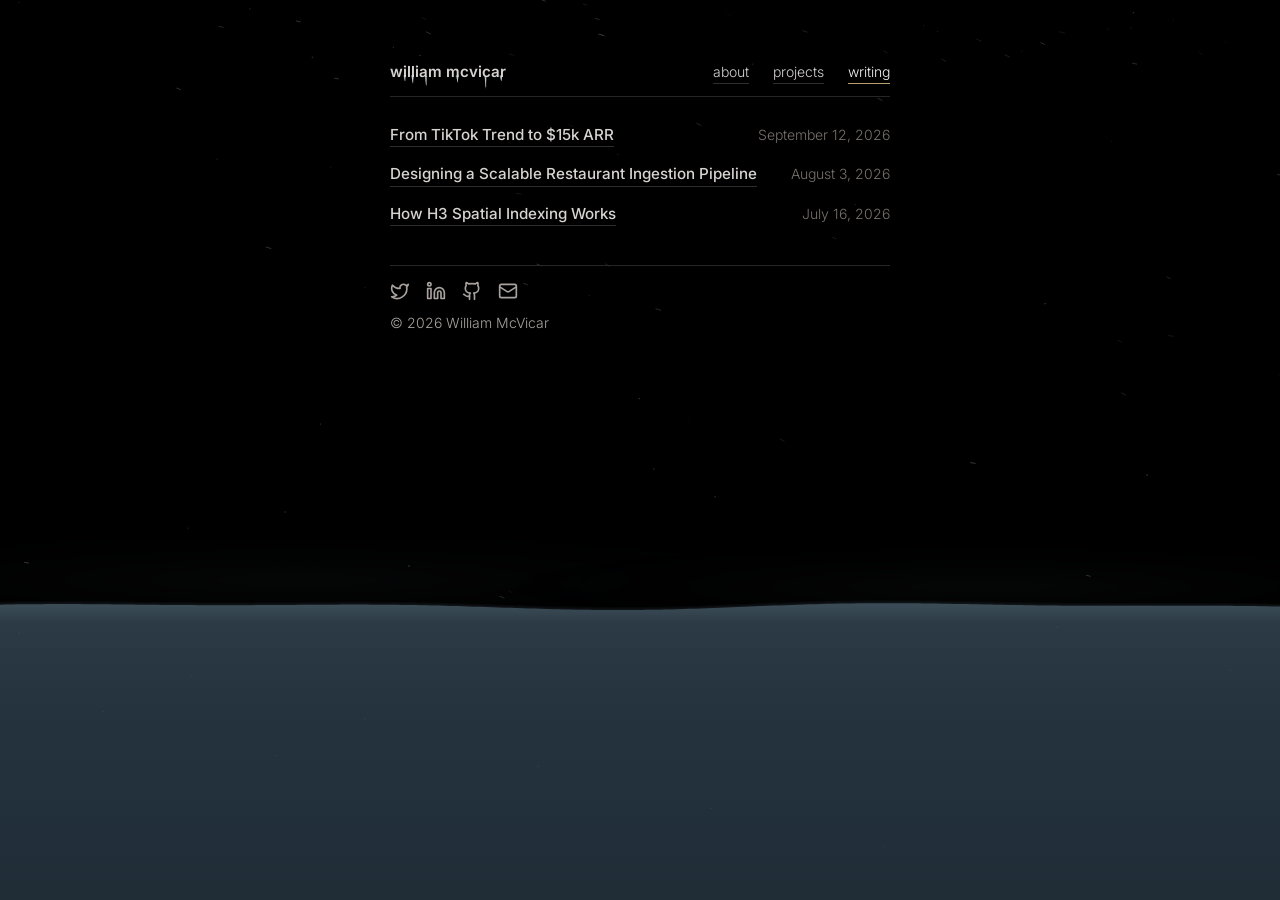
<file: blog/index.html>
<!doctype html>
<html lang="en">
  <head>
    <meta charset="UTF-8" />
    <meta name="viewport" content="width=device-width, initial-scale=1.0" />
    <title>Blog | William McVicar</title>
    <meta
      name="description"
      content="Notes from William McVicar on software, systems, and things he's been building."
    />
    <link rel="canonical" href="https://www.wmcvicar.me/blog/" />
    <meta property="og:type" content="website" />
    <meta property="og:site_name" content="William McVicar" />
    <meta property="og:locale" content="en_CA" />
    <meta property="og:title" content="Blog | William McVicar" />
    <meta property="og:description" content="Notes from William McVicar on software, systems, and things he&#x27;s been building." />
    <meta property="og:url" content="https://www.wmcvicar.me/blog/" />
    <meta property="og:image" content="https://www.wmcvicar.me/og-image-v2.png" />
    <meta property="og:image:secure_url" content="https://www.wmcvicar.me/og-image-v2.png" />
    <meta property="og:image:type" content="image/png" />
    <meta property="og:image:width" content="1200" />
    <meta property="og:image:height" content="630" />
    <meta property="og:image:alt" content="William McVicar — Software Engineer. AI, Backend, Infrastructure. wmcvicar.me" />
    <meta name="twitter:card" content="summary_large_image" />
    <meta name="twitter:title" content="Blog | William McVicar" />
    <meta name="twitter:description" content="Notes from William McVicar on software, systems, and things he&#x27;s been building." />
    <meta name="twitter:image" content="https://www.wmcvicar.me/og-image-v2.png" />
    <meta name="twitter:image:alt" content="William McVicar — Software Engineer. AI, Backend, Infrastructure. wmcvicar.me" />
    <meta name="twitter:creator" content="@wmcvicar_" />
    <link rel="icon" href="/favicon.svg" type="image/svg+xml" />
    <link rel="preconnect" href="https://fonts.googleapis.com" />
    <link rel="preconnect" href="https://fonts.gstatic.com" crossorigin />
    <link
      href="https://fonts.googleapis.com/css2?family=Inter:wght@400;500;600;700&amp;display=swap"
      rel="stylesheet"
    />
    <link rel="stylesheet" href="../styles.css" />
    <link rel="stylesheet" href="../seasonal.css" />
  </head>
  <body>
    <div class="page">
      <header class="topbar">
        <a class="site-title" href="/">william mcvicar</a>
        <nav>
          <a class="animated-link" href="/">about</a>
          <a class="animated-link" href="/projects/">projects</a>
          <a class="animated-link is-active" href="/blog/">writing</a>
        </nav>
      </header>

      <main>
        <section class="content blog-content" aria-labelledby="blog-title">
          <h1 class="sr-only" id="blog-title">Blog</h1>

          <ul class="post-list" aria-label="blog posts">
            <li class="post-row">
              <div>
                <a
                  class="post-title animated-link"
                  href="/blog/from-tiktok-trend-to-15k-arr/"
                  >From TikTok Trend to $15k ARR</a
                >
              </div>
              <time class="post-date" datetime="2026-09-12">September 12, 2026</time>
            </li>
            <li class="post-row">
              <div>
                <a
                  class="post-title animated-link"
                  href="/blog/designing-a-scalable-restaurant-ingestion-pipeline/"
                  >Designing a Scalable Restaurant Ingestion Pipeline</a
                >
              </div>
              <time class="post-date" datetime="2026-08-03">August 3, 2026</time>
            </li>
            <li class="post-row">
              <div>
                <a
                  class="post-title animated-link"
                  href="/blog/how-h3-spatial-indexing-works/"
                  >How H3 Spatial Indexing Works</a
                >
              </div>
              <time class="post-date" datetime="2026-07-16">July 16, 2026</time>
            </li>
          </ul>
        </section>
      </main>

      <footer id="contact" class="footer">
        <div class="links">
          <a class="social-link" href="https://x.com/wmcvicar_" aria-label="x" target="_blank" rel="noopener noreferrer">
            <svg class="social-icon" aria-hidden="true" viewBox="0 0 24 24" fill="none" stroke="currentColor" stroke-width="2" stroke-linecap="round" stroke-linejoin="round"><path d="M22 4s-.7 2.1-2 3.4c1.6 10-9.4 17.3-18 11.6 2.2.1 4.4-.6 6-2C3 15.5.5 9.6 3 5c2.2 2.6 5.6 4.1 9 4-.9-4.2 4-6.6 7-3.8 1.1 0 3-1.2 3-1.2z"/></svg>
            <span class="social-label">x</span>
          </a>
          <a class="social-link" href="https://www.linkedin.com/in/william-mcvicar-0531a7324/" aria-label="linkedin" target="_blank" rel="noopener noreferrer">
            <svg class="social-icon" aria-hidden="true" viewBox="0 0 24 24" fill="none" stroke="currentColor" stroke-width="2" stroke-linecap="round" stroke-linejoin="round"><path d="M16 8a6 6 0 0 1 6 6v7h-4v-7a2 2 0 0 0-2-2 2 2 0 0 0-2 2v7h-4v-7a6 6 0 0 1 6-6z"/><rect width="4" height="12" x="2" y="9"/><circle cx="4" cy="4" r="2"/></svg>
            <span class="social-label">linkedin</span>
          </a>
          <a class="social-link" href="https://github.com/wmcv" aria-label="github" target="_blank" rel="noopener noreferrer">
            <svg class="social-icon" aria-hidden="true" viewBox="0 0 24 24" fill="none" stroke="currentColor" stroke-width="2" stroke-linecap="round" stroke-linejoin="round"><path d="M15 22v-4a4.8 4.8 0 0 0-1-3.5c3 0 6-2 6-5.5.08-1.25-.27-2.48-1-3.5.28-1.15.28-2.35 0-3.5 0 0-1 0-3 1.5-2.64-.5-5.36-.5-8 0C6 2 5 2 5 2c-.3 1.15-.3 2.35 0 3.5A5.4 5.4 0 0 0 4 9c0 3.5 3 5.5 6 5.5-.39.49-.68 1.05-.85 1.65-.17.6-.22 1.23-.15 1.85v4"/><path d="M9 18c-4.51 2-5-2-7-2"/></svg>
            <span class="social-label">github</span>
          </a>
          <a class="social-link" href="mailto:wmcvicar@uwaterloo.ca" aria-label="email">
            <svg class="social-icon" aria-hidden="true" viewBox="0 0 24 24" fill="none" stroke="currentColor" stroke-width="2" stroke-linecap="round" stroke-linejoin="round"><rect width="20" height="16" x="2" y="4" rx="2"/><path d="m22 7-8.97 5.7a1.94 1.94 0 0 1-2.06 0L2 7"/></svg>
            <span class="social-label">email</span>
          </a>
        </div>
        <p class="copyright">&copy; <span id="year"></span> William McVicar</p>
      </footer>
    </div>

    <script src="../vector-field-background.js"></script>
    <script src="../script.js"></script>
    <script src="../seasonal.js"></script>
  </body>
</html>
</file>
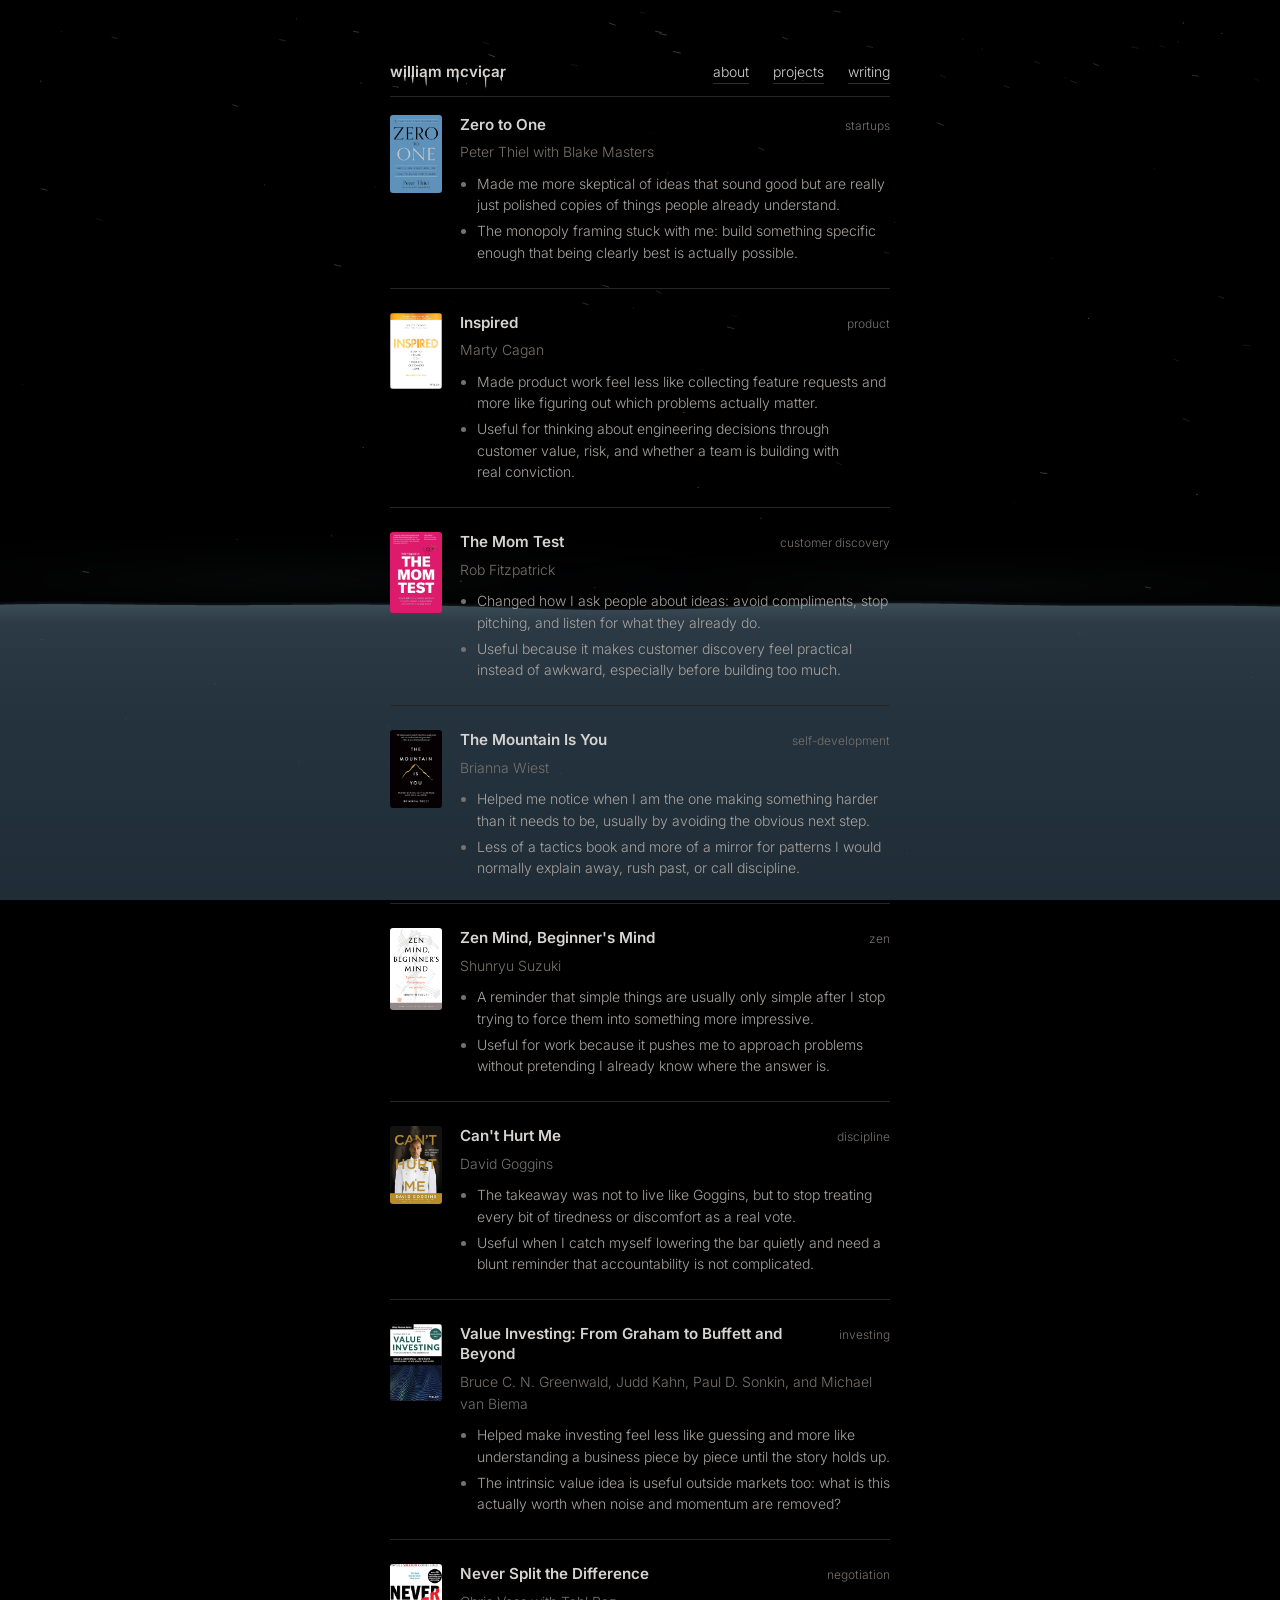
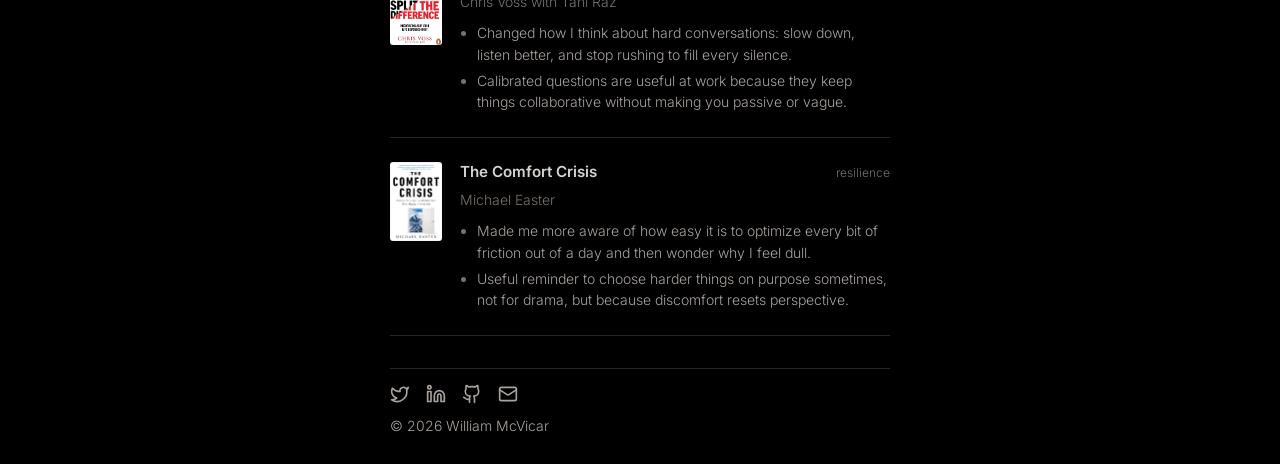
<file: books/index.html>
<!doctype html>
<html lang="en">
  <head>
    <meta charset="UTF-8" />
    <meta name="viewport" content="width=device-width, initial-scale=1.0" />
    <title>Books | William McVicar</title>
    <meta
      name="description"
      content="A curated list of books William McVicar recommends across software, startups, investing, resilience, negotiation, and Zen."
    />
    <link rel="canonical" href="https://www.wmcvicar.me/books/" />
    <meta property="og:type" content="website" />
    <meta property="og:site_name" content="William McVicar" />
    <meta property="og:locale" content="en_CA" />
    <meta property="og:title" content="Books | William McVicar" />
    <meta property="og:description" content="A curated list of books William McVicar recommends across software, startups, investing, resilience, negotiation, and Zen." />
    <meta property="og:url" content="https://www.wmcvicar.me/books/" />
    <meta property="og:image" content="https://www.wmcvicar.me/og-image-v2.png" />
    <meta property="og:image:secure_url" content="https://www.wmcvicar.me/og-image-v2.png" />
    <meta property="og:image:type" content="image/png" />
    <meta property="og:image:width" content="1200" />
    <meta property="og:image:height" content="630" />
    <meta property="og:image:alt" content="William McVicar — Software Engineer. AI, Backend, Infrastructure. wmcvicar.me" />
    <meta name="twitter:card" content="summary_large_image" />
    <meta name="twitter:title" content="Books | William McVicar" />
    <meta name="twitter:description" content="A curated list of books William McVicar recommends across software, startups, investing, resilience, negotiation, and Zen." />
    <meta name="twitter:image" content="https://www.wmcvicar.me/og-image-v2.png" />
    <meta name="twitter:image:alt" content="William McVicar — Software Engineer. AI, Backend, Infrastructure. wmcvicar.me" />
    <meta name="twitter:creator" content="@wmcvicar_" />
    <link rel="icon" href="/favicon.svg" type="image/svg+xml" />
    <link rel="preconnect" href="https://fonts.googleapis.com" />
    <link rel="preconnect" href="https://fonts.gstatic.com" crossorigin />
    <link
      href="https://fonts.googleapis.com/css2?family=Inter:wght@400;500;600;700&amp;display=swap"
      rel="stylesheet"
    />
    <link rel="stylesheet" href="../styles.css" />
    <link rel="stylesheet" href="../seasonal.css" />
  </head>
  <body>
    <div class="page">
      <header class="topbar">
        <a class="site-title" href="/">william mcvicar</a>
        <nav>
          <a class="animated-link" href="/">about</a>
          <a class="animated-link" href="/projects/">projects</a>
          <a class="animated-link" href="/blog/">writing</a>
        </nav>
      </header>

      <main>
        <section class="content books-content" aria-labelledby="books-title">
          <h1 class="sr-only" id="books-title">Books</h1>

          <div class="book-list">
            <article class="book-entry">
              <img
                class="book-cover"
                src="./ZeroToOne.jpg"
                alt="Zero to One book cover"
                width="52"
                loading="lazy"
                decoding="async"
              />
              <div class="book-content">
                <div class="book-heading">
                  <h2>Zero to One</h2>
                  <span class="book-category">startups</span>
                </div>
                <p class="book-author">Peter Thiel with Blake Masters</p>
                <ul class="book-notes">
                  <li>Made me more skeptical of ideas that sound good but are really just polished copies of things people already understand.</li>
                  <li>The monopoly framing stuck with me: build something specific enough that being clearly best is actually possible.</li>
                </ul>
              </div>
            </article>

            <article class="book-entry">
              <img
                class="book-cover"
                src="./Inspired.jpg"
                alt="Inspired book cover"
                width="52"
                loading="lazy"
                decoding="async"
              />
              <div class="book-content">
                <div class="book-heading">
                  <h2>Inspired</h2>
                  <span class="book-category">product</span>
                </div>
                <p class="book-author">Marty Cagan</p>
                <ul class="book-notes">
                  <li>Made product work feel less like collecting feature requests and more like figuring out which problems actually matter.</li>
                  <li>Useful for thinking about engineering decisions through customer value, risk, and whether a team is building with real conviction.</li>
                </ul>
              </div>
            </article>

            <article class="book-entry">
              <img
                class="book-cover"
                src="./TheMomTest.jpg"
                alt="The Mom Test book cover"
                width="52"
                loading="lazy"
                decoding="async"
              />
              <div class="book-content">
                <div class="book-heading">
                  <h2>The Mom Test</h2>
                  <span class="book-category">customer discovery</span>
                </div>
                <p class="book-author">Rob Fitzpatrick</p>
                <ul class="book-notes">
                  <li>Changed how I ask people about ideas: avoid compliments, stop pitching, and listen for what they already do.</li>
                  <li>Useful because it makes customer discovery feel practical instead of awkward, especially before building too much.</li>
                </ul>
              </div>
            </article>

            <article class="book-entry">
              <img
                class="book-cover"
                src="./TheMountainIsYou.jpg"
                alt="The Mountain Is You book cover"
                width="52"
                loading="lazy"
                decoding="async"
              />
              <div class="book-content">
                <div class="book-heading">
                  <h2>The Mountain Is You</h2>
                  <span class="book-category">self-development</span>
                </div>
                <p class="book-author">Brianna Wiest</p>
                <ul class="book-notes">
                  <li>Helped me notice when I am the one making something harder than it needs to be, usually by avoiding the obvious next step.</li>
                  <li>Less of a tactics book and more of a mirror for patterns I would normally explain away, rush past, or call discipline.</li>
                </ul>
              </div>
            </article>

            <article class="book-entry">
              <img
                class="book-cover"
                src="./ZenMindBeginnersMind.jpg"
                alt="Zen Mind, Beginner's Mind book cover"
                width="52"
                loading="lazy"
                decoding="async"
              />
              <div class="book-content">
                <div class="book-heading">
                  <h2>Zen Mind, Beginner's Mind</h2>
                  <span class="book-category">zen</span>
                </div>
                <p class="book-author">Shunryu Suzuki</p>
                <ul class="book-notes">
                  <li>A reminder that simple things are usually only simple after I stop trying to force them into something more impressive.</li>
                  <li>Useful for work because it pushes me to approach problems without pretending I already know where the answer is.</li>
                </ul>
              </div>
            </article>

            <article class="book-entry">
              <img
                class="book-cover"
                src="./CantHurtMe.jpg"
                alt="Can't Hurt Me book cover"
                width="52"
                loading="lazy"
                decoding="async"
              />
              <div class="book-content">
                <div class="book-heading">
                  <h2>Can't Hurt Me</h2>
                  <span class="book-category">discipline</span>
                </div>
                <p class="book-author">David Goggins</p>
                <ul class="book-notes">
                  <li>The takeaway was not to live like Goggins, but to stop treating every bit of tiredness or discomfort as a real vote.</li>
                  <li>Useful when I catch myself lowering the bar quietly and need a blunt reminder that accountability is not complicated.</li>
                </ul>
              </div>
            </article>

            <article class="book-entry">
              <img
                class="book-cover"
                src="./ValueInvesting.jpg"
                alt="Value Investing book cover"
                width="52"
                loading="lazy"
                decoding="async"
              />
              <div class="book-content">
                <div class="book-heading">
                  <h2>Value Investing: From Graham to Buffett and Beyond</h2>
                  <span class="book-category">investing</span>
                </div>
                <p class="book-author">Bruce C. N. Greenwald, Judd Kahn, Paul D. Sonkin, and Michael van Biema</p>
                <ul class="book-notes">
                  <li>Helped make investing feel less like guessing and more like understanding a business piece by piece until the story holds up.</li>
                  <li>The intrinsic value idea is useful outside markets too: what is this actually worth when noise and momentum are removed?</li>
                </ul>
              </div>
            </article>

            <article class="book-entry">
              <img
                class="book-cover"
                src="./NeverSplitTheDifference.jpg"
                alt="Never Split the Difference book cover"
                width="52"
                loading="lazy"
                decoding="async"
              />
              <div class="book-content">
                <div class="book-heading">
                  <h2>Never Split the Difference</h2>
                  <span class="book-category">negotiation</span>
                </div>
                <p class="book-author">Chris Voss with Tahl Raz</p>
                <ul class="book-notes">
                  <li>Changed how I think about hard conversations: slow down, listen better, and stop rushing to fill every silence.</li>
                  <li>Calibrated questions are useful at work because they keep things collaborative without making you passive or vague.</li>
                </ul>
              </div>
            </article>

            <article class="book-entry">
              <img
                class="book-cover"
                src="./TheComfortCrisis.jpg"
                alt="The Comfort Crisis book cover"
                width="52"
                loading="lazy"
                decoding="async"
              />
              <div class="book-content">
                <div class="book-heading">
                  <h2>The Comfort Crisis</h2>
                  <span class="book-category">resilience</span>
                </div>
                <p class="book-author">Michael Easter</p>
                <ul class="book-notes">
                  <li>Made me more aware of how easy it is to optimize every bit of friction out of a day and then wonder why I feel dull.</li>
                  <li>Useful reminder to choose harder things on purpose sometimes, not for drama, but because discomfort resets perspective.</li>
                </ul>
              </div>
            </article>
          </div>
        </section>
      </main>

      <footer id="contact" class="footer">
        <div class="links">
          <a class="social-link" href="https://x.com/wmcvicar_" aria-label="x" target="_blank" rel="noopener noreferrer">
            <svg class="social-icon" aria-hidden="true" viewBox="0 0 24 24" fill="none" stroke="currentColor" stroke-width="2" stroke-linecap="round" stroke-linejoin="round"><path d="M22 4s-.7 2.1-2 3.4c1.6 10-9.4 17.3-18 11.6 2.2.1 4.4-.6 6-2C3 15.5.5 9.6 3 5c2.2 2.6 5.6 4.1 9 4-.9-4.2 4-6.6 7-3.8 1.1 0 3-1.2 3-1.2z"/></svg>
            <span class="social-label">x</span>
          </a>
          <a class="social-link" href="https://www.linkedin.com/in/william-mcvicar-0531a7324/" aria-label="linkedin" target="_blank" rel="noopener noreferrer">
            <svg class="social-icon" aria-hidden="true" viewBox="0 0 24 24" fill="none" stroke="currentColor" stroke-width="2" stroke-linecap="round" stroke-linejoin="round"><path d="M16 8a6 6 0 0 1 6 6v7h-4v-7a2 2 0 0 0-2-2 2 2 0 0 0-2 2v7h-4v-7a6 6 0 0 1 6-6z"/><rect width="4" height="12" x="2" y="9"/><circle cx="4" cy="4" r="2"/></svg>
            <span class="social-label">linkedin</span>
          </a>
          <a class="social-link" href="https://github.com/wmcv" aria-label="github" target="_blank" rel="noopener noreferrer">
            <svg class="social-icon" aria-hidden="true" viewBox="0 0 24 24" fill="none" stroke="currentColor" stroke-width="2" stroke-linecap="round" stroke-linejoin="round"><path d="M15 22v-4a4.8 4.8 0 0 0-1-3.5c3 0 6-2 6-5.5.08-1.25-.27-2.48-1-3.5.28-1.15.28-2.35 0-3.5 0 0-1 0-3 1.5-2.64-.5-5.36-.5-8 0C6 2 5 2 5 2c-.3 1.15-.3 2.35 0 3.5A5.4 5.4 0 0 0 4 9c0 3.5 3 5.5 6 5.5-.39.49-.68 1.05-.85 1.65-.17.6-.22 1.23-.15 1.85v4"/><path d="M9 18c-4.51 2-5-2-7-2"/></svg>
            <span class="social-label">github</span>
          </a>
          <a class="social-link" href="mailto:wmcvicar@uwaterloo.ca" aria-label="email">
            <svg class="social-icon" aria-hidden="true" viewBox="0 0 24 24" fill="none" stroke="currentColor" stroke-width="2" stroke-linecap="round" stroke-linejoin="round"><rect width="20" height="16" x="2" y="4" rx="2"/><path d="m22 7-8.97 5.7a1.94 1.94 0 0 1-2.06 0L2 7"/></svg>
            <span class="social-label">email</span>
          </a>
        </div>
        <p class="copyright">&copy; <span id="year"></span> William McVicar</p>
      </footer>
    </div>

    <script src="../vector-field-background.js"></script>
    <script src="../script.js"></script>
    <script src="../seasonal.js"></script>
  </body>
</html>
</file>
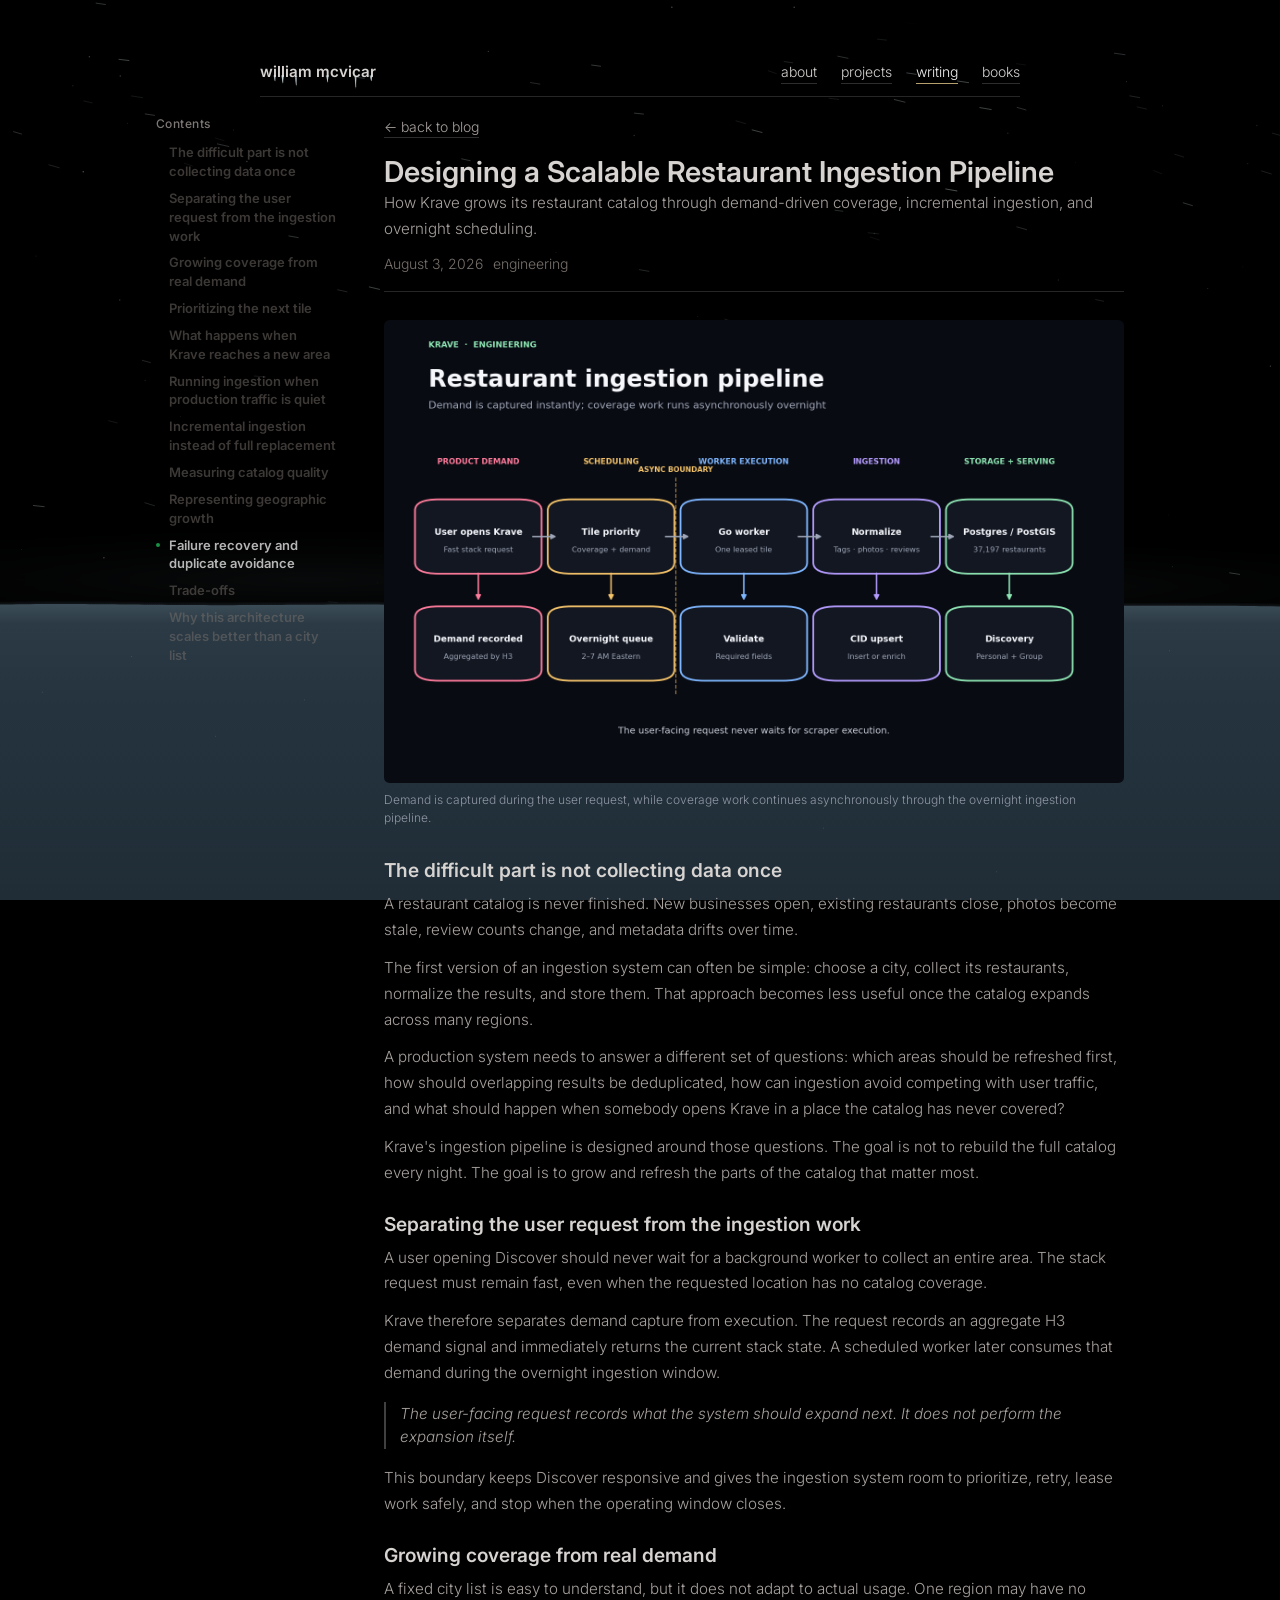
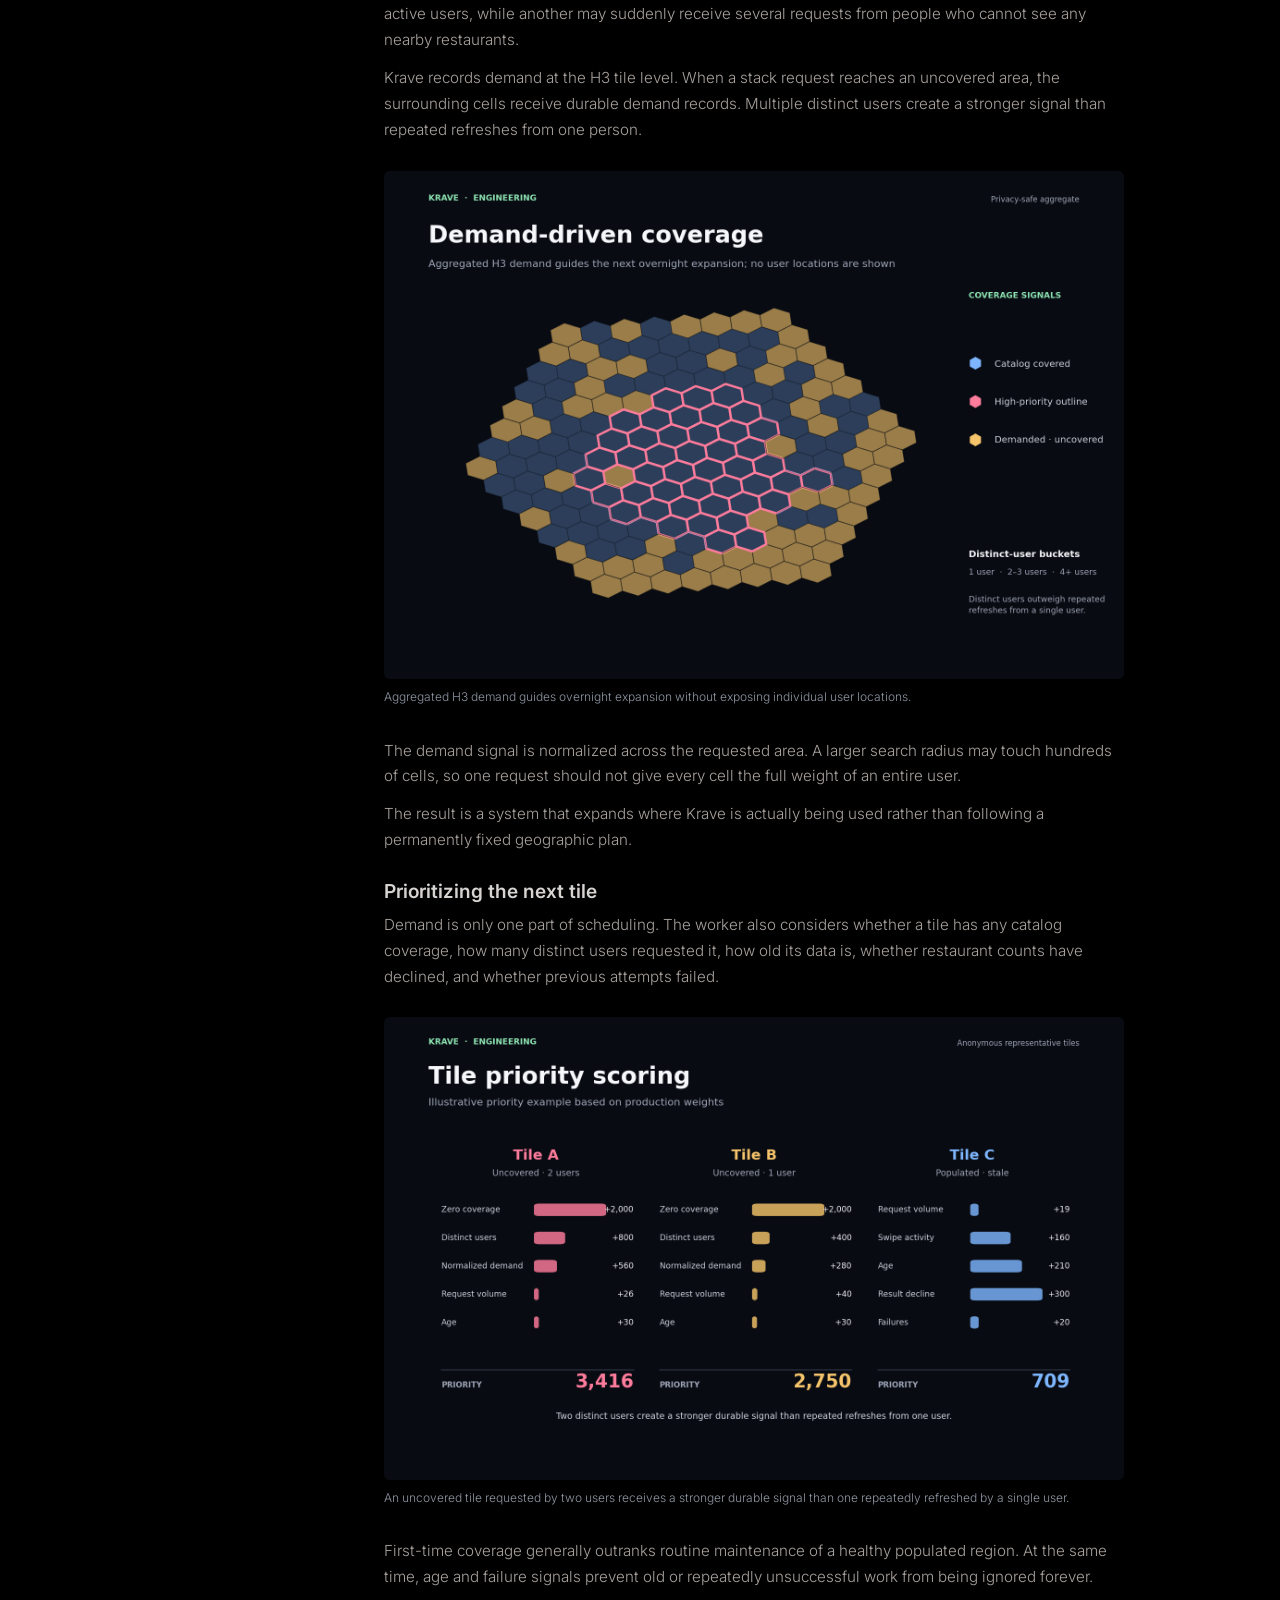
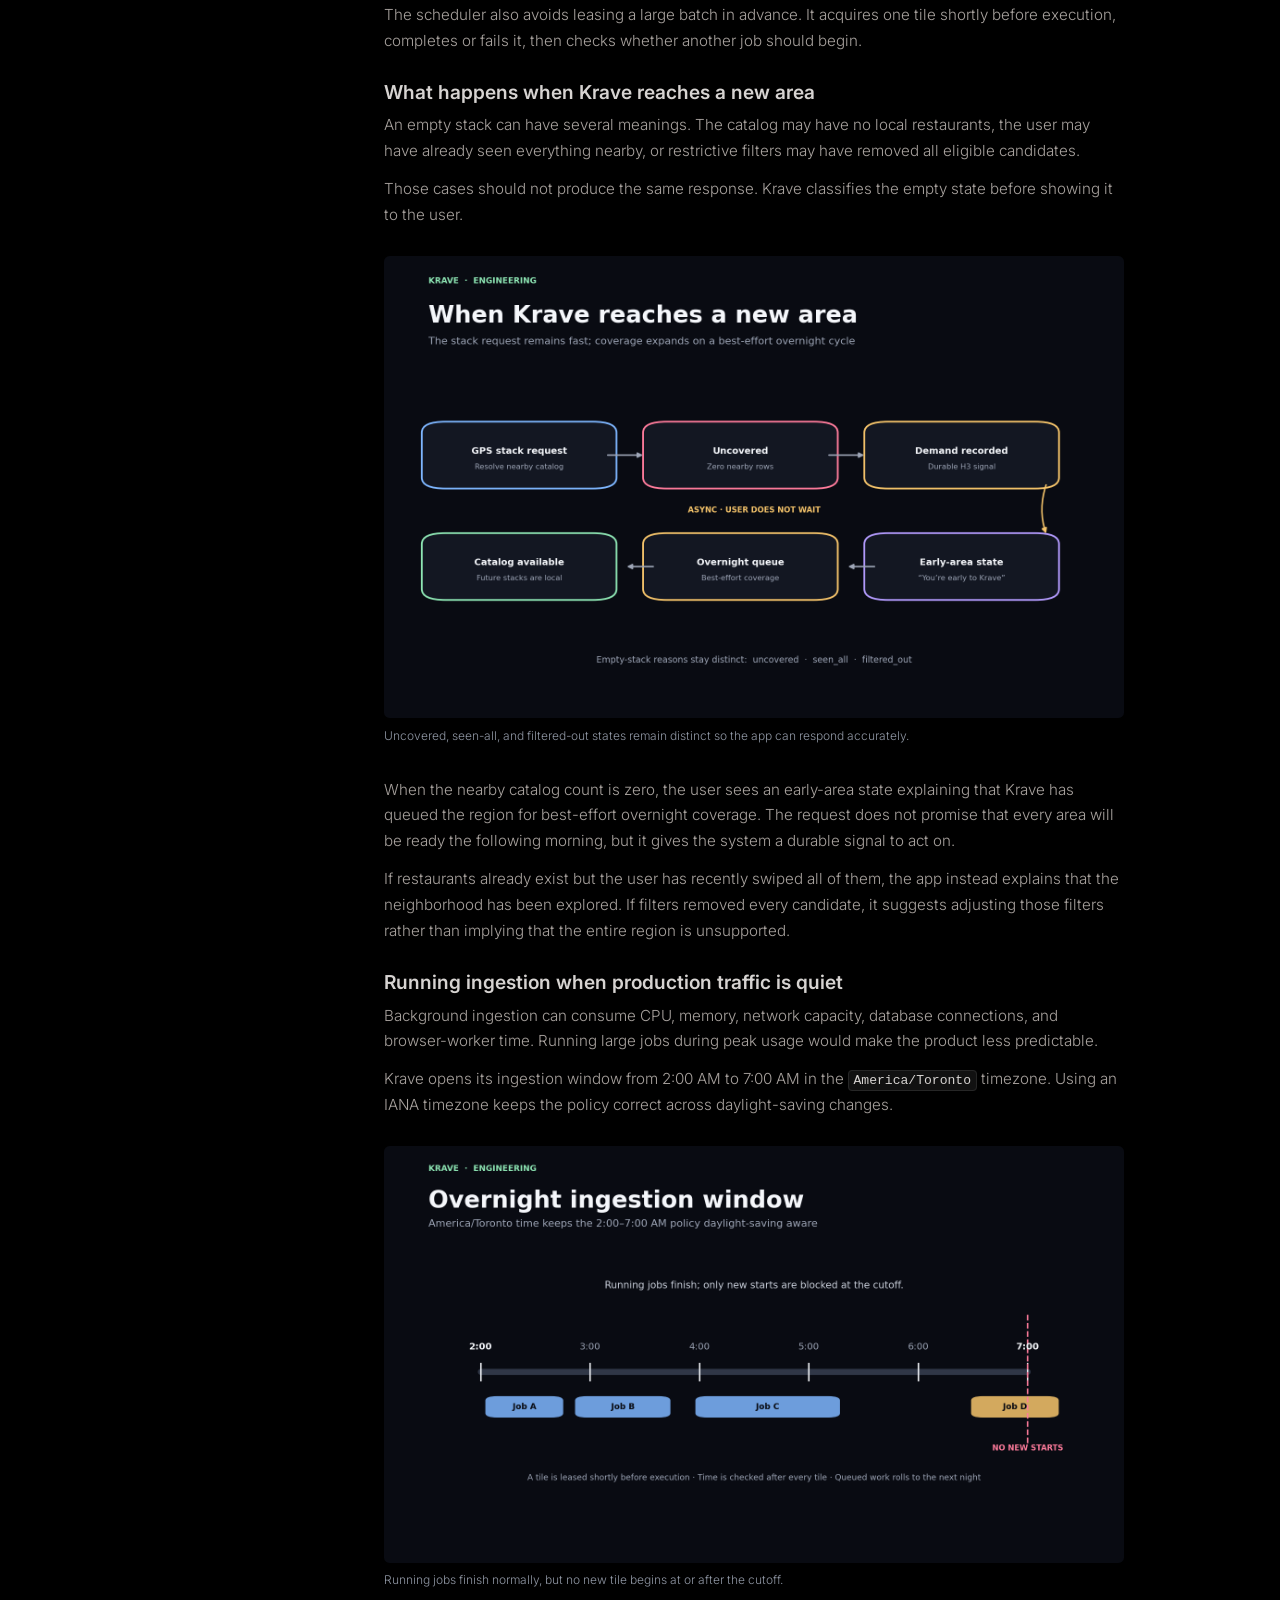
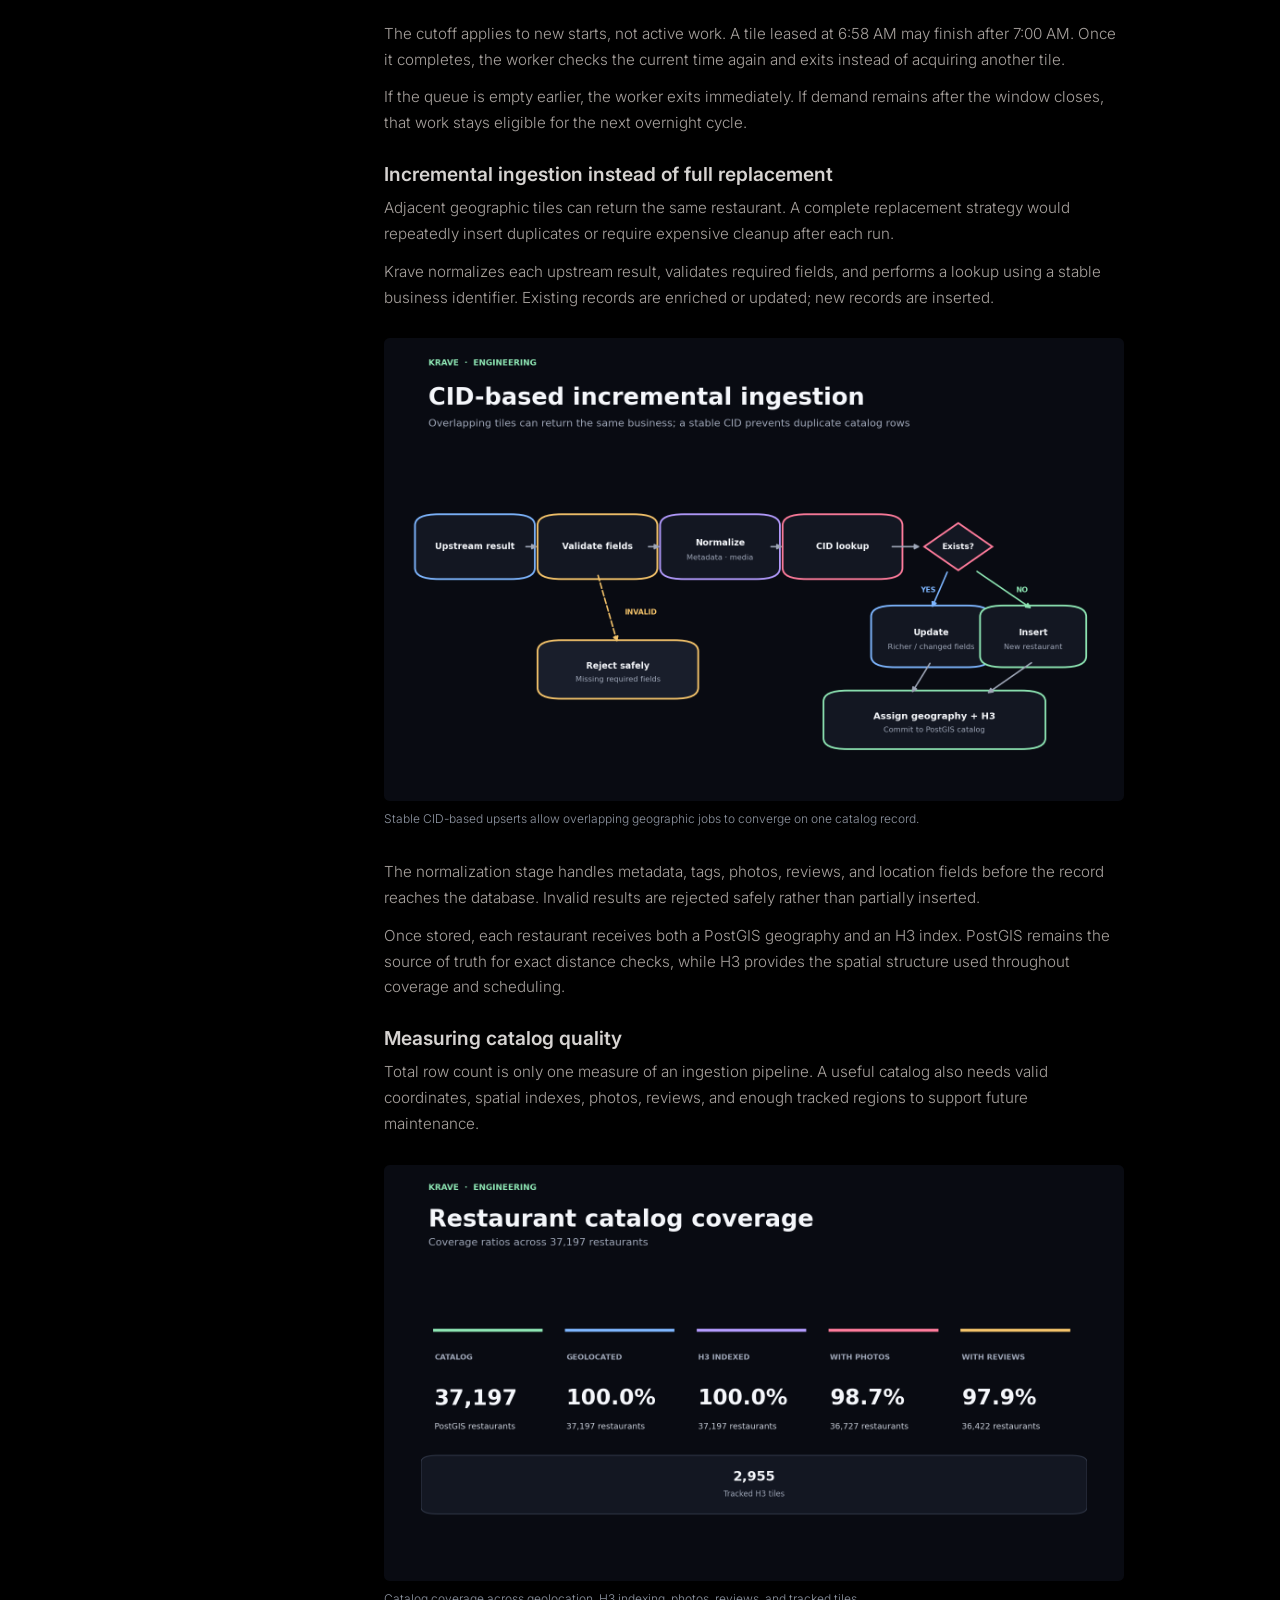
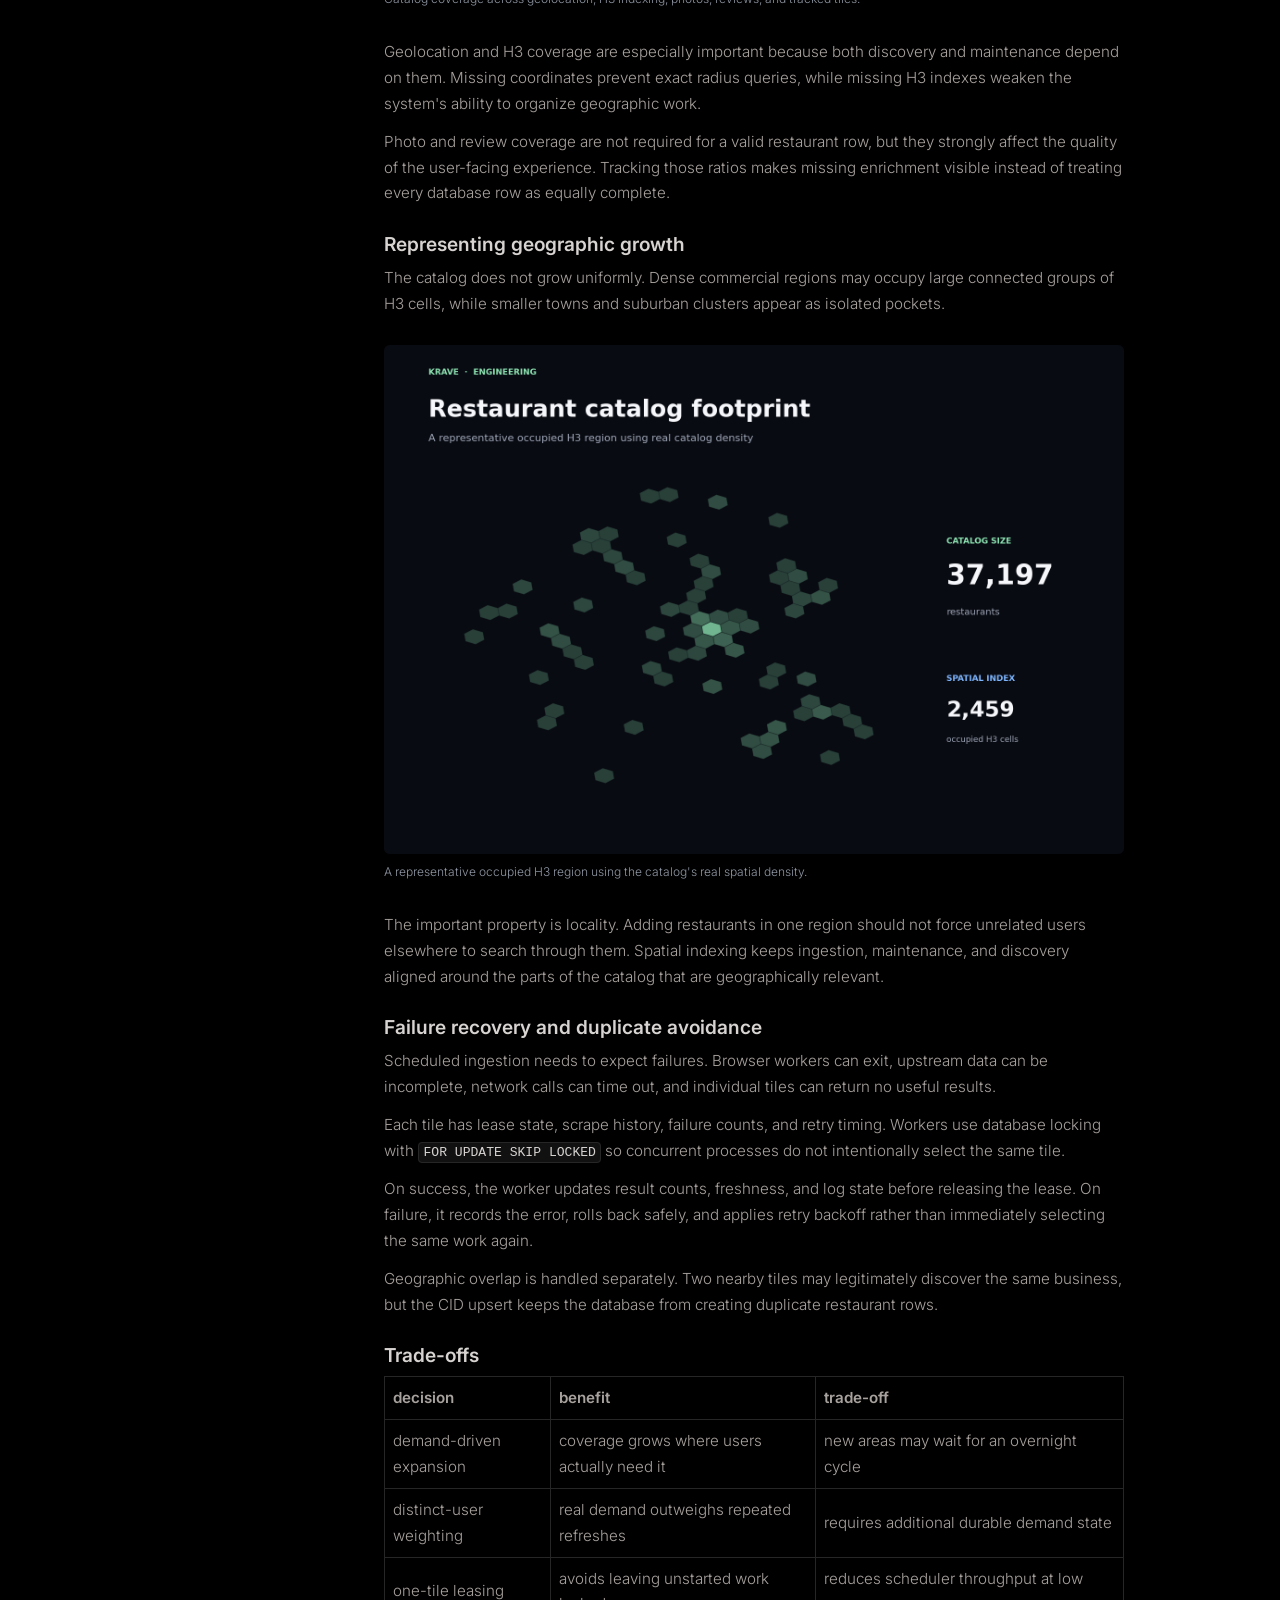
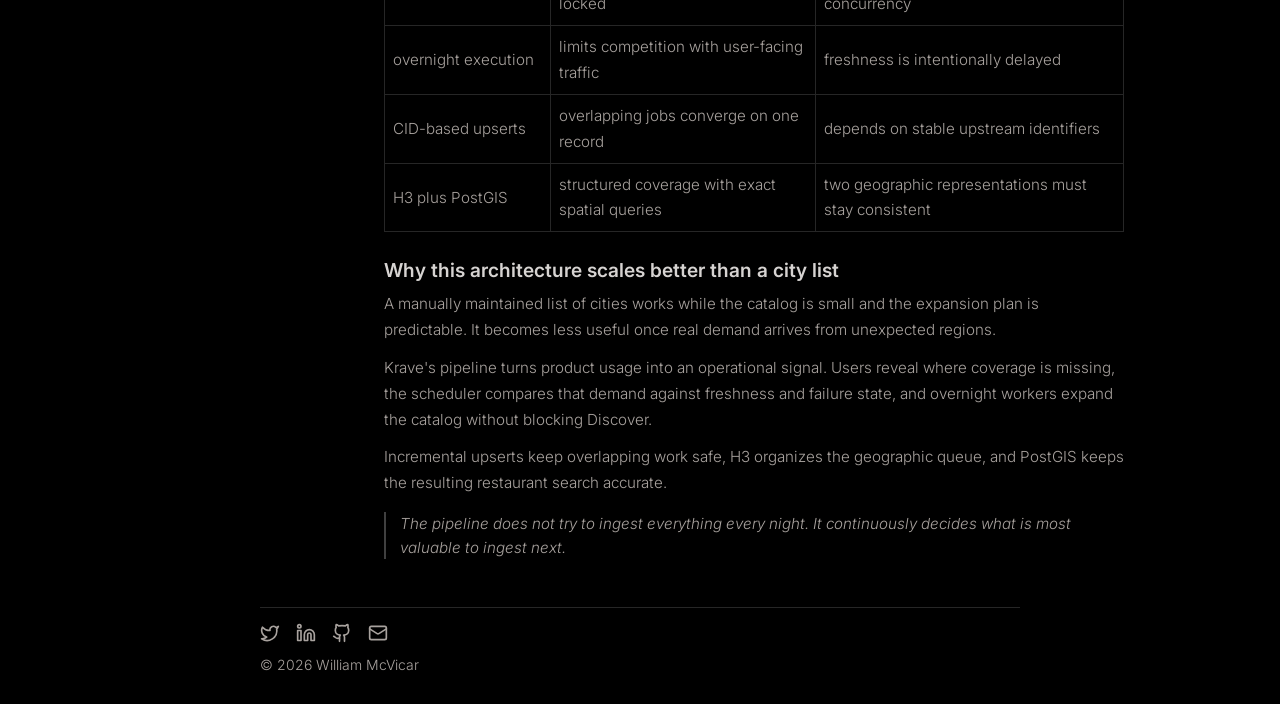
<file: blog/designing-a-scalable-restaurant-ingestion-pipeline/index.html>
<!doctype html>
<html lang="en">
  <head>
    <meta charset="UTF-8" />
    <meta name="viewport" content="width=device-width, initial-scale=1.0" />

    <title>Designing a Scalable Restaurant Ingestion Pipeline | William McVicar</title>
    <meta
      name="description"
      content="How Krave uses demand-driven H3 coverage, overnight scheduling, incremental ingestion, and CID-based upserts to grow a production restaurant catalog."
    />

    <link rel="canonical" href="https://www.wmcvicar.me/blog/designing-a-scalable-restaurant-ingestion-pipeline/" />
    <meta property="og:type" content="article" />
    <meta property="og:site_name" content="William McVicar" />
    <meta property="og:locale" content="en_CA" />
    <meta property="og:title" content="Designing a Scalable Restaurant Ingestion Pipeline | William McVicar" />
    <meta property="og:description" content="How Krave uses demand-driven H3 coverage, overnight scheduling, incremental ingestion, and CID-based upserts to grow a production restaurant catalog." />
    <meta property="og:url" content="https://www.wmcvicar.me/blog/designing-a-scalable-restaurant-ingestion-pipeline/" />
    <meta property="og:image" content="https://www.wmcvicar.me/og-image-v2.png" />
    <meta property="og:image:secure_url" content="https://www.wmcvicar.me/og-image-v2.png" />
    <meta property="og:image:type" content="image/png" />
    <meta property="og:image:width" content="1200" />
    <meta property="og:image:height" content="630" />
    <meta property="og:image:alt" content="William McVicar — Software Engineer. AI, Backend, Infrastructure. wmcvicar.me" />
    <meta name="twitter:card" content="summary_large_image" />
    <meta name="twitter:title" content="Designing a Scalable Restaurant Ingestion Pipeline | William McVicar" />
    <meta name="twitter:description" content="How Krave uses demand-driven H3 coverage, overnight scheduling, incremental ingestion, and CID-based upserts to grow a production restaurant catalog." />
    <meta name="twitter:image" content="https://www.wmcvicar.me/og-image-v2.png" />
    <meta name="twitter:image:alt" content="William McVicar — Software Engineer. AI, Backend, Infrastructure. wmcvicar.me" />
    <meta name="twitter:creator" content="@wmcvicar_" />
    <link rel="icon" href="/favicon.svg" type="image/svg+xml" />
    <link rel="preconnect" href="https://fonts.googleapis.com" />
    <link rel="preconnect" href="https://fonts.gstatic.com" crossorigin />
    <link
      href="https://fonts.googleapis.com/css2?family=Inter:wght@400;500;600;700&amp;display=swap"
      rel="stylesheet"
    />
    <link rel="stylesheet" href="../../styles.css" />

    <style>
      .article {
        width: 100%;
        max-width: 760px;
        margin-inline: auto;
      }

      .article-figure,
      .article-hero {
        position: static !important;
        left: auto !important;
        right: auto !important;
        width: 100% !important;
        max-width: 100% !important;
        margin: 1.75rem 0 2rem !important;
        transform: none !important;
      }

      .article-figure img,
      .article-hero img {
        display: block;
        width: 100% !important;
        max-width: 100% !important;
        height: auto !important;
        margin: 0 !important;
        object-fit: contain;
        border-radius: 0.35rem;
      }

      .article-figure figcaption {
        max-width: 100%;
        margin-top: 0.55rem;
        font-size: 0.75rem;
        line-height: 1.45;
        color: #8f96a3;
      }

      .article code {
        overflow-wrap: anywhere;
      }

      @media (max-width: 700px) {
        .article {
          max-width: 100%;
        }

        .article-figure,
        .article-hero {
          margin-block: 1.35rem 1.7rem !important;
        }
      }
    </style>
    <link rel="stylesheet" href="../../seasonal.css" />
  </head>

  <body>
    <div class="page article-page">
      <header class="topbar">
        <a class="site-title" href="/">william mcvicar</a>

        <nav aria-label="Primary navigation">
          <a class="animated-link" href="/">about</a>
          <a class="animated-link" href="/projects/">projects</a>
          <a class="animated-link is-active" href="/blog/" aria-current="page">writing</a>
          <a class="animated-link" href="/books/" hidden aria-hidden="true" tabindex="-1">books</a>
        </nav>
      </header>

      <main class="blog-layout">
        <aside class="toc" aria-label="Article contents">
          <h3>Contents</h3>
          <nav id="table-of-contents"></nav>
        </aside>

        <article class="content article">
          <a class="back-link animated-link" href="/blog/">← back to blog</a>

          <header class="article-header">
            <h1>Designing a Scalable Restaurant Ingestion Pipeline</h1>

            <p>
              How Krave grows its restaurant catalog through demand-driven
              coverage, incremental ingestion, and overnight scheduling.
            </p>

            <div class="article-meta">
              <time datetime="2026-08-03">August 3, 2026</time>
              <span>engineering</span>
            </div>
          </header>

          <figure class="article-figure article-hero">
            <img
              src="restaurant_ingestion_pipeline.png"
              alt="Architecture diagram showing Krave recording product demand, prioritizing H3 tiles, running overnight Go workers, normalizing restaurant data, performing CID upserts, storing the catalog in PostgreSQL and PostGIS, and serving Personal and Group discovery."
              loading="eager"
              decoding="async"
            />
            <figcaption>
              Demand is captured during the user request, while coverage work
              continues asynchronously through the overnight ingestion pipeline.
            </figcaption>
          </figure>

          <section>
            <h2>The difficult part is not collecting data once</h2>

            <p>
              A restaurant catalog is never finished. New businesses open,
              existing restaurants close, photos become stale, review counts
              change, and metadata drifts over time.
            </p>

            <p>
              The first version of an ingestion system can often be simple:
              choose a city, collect its restaurants, normalize the results, and
              store them. That approach becomes less useful once the catalog
              expands across many regions.
            </p>

            <p>
              A production system needs to answer a different set of questions:
              which areas should be refreshed first, how should overlapping
              results be deduplicated, how can ingestion avoid competing with
              user traffic, and what should happen when somebody opens Krave in
              a place the catalog has never covered?
            </p>

            <p>
              Krave's ingestion pipeline is designed around those questions. The
              goal is not to rebuild the full catalog every night. The goal is to
              grow and refresh the parts of the catalog that matter most.
            </p>
          </section>

          <section>
            <h2>Separating the user request from the ingestion work</h2>

            <p>
              A user opening Discover should never wait for a background worker
              to collect an entire area. The stack request must remain fast,
              even when the requested location has no catalog coverage.
            </p>

            <p>
              Krave therefore separates demand capture from execution. The
              request records an aggregate H3 demand signal and immediately
              returns the current stack state. A scheduled worker later consumes
              that demand during the overnight ingestion window.
            </p>

            <blockquote>
              The user-facing request records what the system should expand
              next. It does not perform the expansion itself.
            </blockquote>

            <p>
              This boundary keeps Discover responsive and gives the ingestion
              system room to prioritize, retry, lease work safely, and stop when
              the operating window closes.
            </p>
          </section>

          <section>
            <h2>Growing coverage from real demand</h2>

            <p>
              A fixed city list is easy to understand, but it does not adapt to
              actual usage. One region may have no active users, while another
              may suddenly receive several requests from people who cannot see
              any nearby restaurants.
            </p>

            <p>
              Krave records demand at the H3 tile level. When a stack request
              reaches an uncovered area, the surrounding cells receive durable
              demand records. Multiple distinct users create a stronger signal
              than repeated refreshes from one person.
            </p>

            <figure class="article-figure">
              <img
                src="demand_driven_coverage.png"
                alt="Aggregated H3 coverage map showing catalog-covered cells, demanded but uncovered cells, and a high-priority region selected for overnight expansion."
                loading="lazy"
                decoding="async"
              />
              <figcaption>
                Aggregated H3 demand guides overnight expansion without exposing
                individual user locations.
              </figcaption>
            </figure>

            <p>
              The demand signal is normalized across the requested area. A
              larger search radius may touch hundreds of cells, so one request
              should not give every cell the full weight of an entire user.
            </p>

            <p>
              The result is a system that expands where Krave is actually being
              used rather than following a permanently fixed geographic plan.
            </p>
          </section>

          <section>
            <h2>Prioritizing the next tile</h2>

            <p>
              Demand is only one part of scheduling. The worker also considers
              whether a tile has any catalog coverage, how many distinct users
              requested it, how old its data is, whether restaurant counts have
              declined, and whether previous attempts failed.
            </p>

            <figure class="article-figure">
              <img
                src="tile_priority_scoring.png"
                alt="Illustrative comparison of three H3 tiles showing how zero coverage, distinct users, normalized demand, request volume, swipe activity, age, result decline, and failures contribute to final priority."
                loading="lazy"
                decoding="async"
              />
              <figcaption>
                An uncovered tile requested by two users receives a stronger
                durable signal than one repeatedly refreshed by a single user.
              </figcaption>
            </figure>

            <p>
              First-time coverage generally outranks routine maintenance of a
              healthy populated region. At the same time, age and failure
              signals prevent old or repeatedly unsuccessful work from being
              ignored forever.
            </p>

            <p>
              The scheduler also avoids leasing a large batch in advance. It
              acquires one tile shortly before execution, completes or fails it,
              then checks whether another job should begin.
            </p>
          </section>

          <section>
            <h2>What happens when Krave reaches a new area</h2>

            <p>
              An empty stack can have several meanings. The catalog may have no
              local restaurants, the user may have already seen everything
              nearby, or restrictive filters may have removed all eligible
              candidates.
            </p>

            <p>
              Those cases should not produce the same response. Krave classifies
              the empty state before showing it to the user.
            </p>

            <figure class="article-figure">
              <img
                src="uncovered_area_lifecycle.png"
                alt="Flow diagram showing a GPS stack request in a new area, an uncovered response, durable H3 demand recording, the early-area user state, overnight coverage, and future local restaurant availability."
                loading="lazy"
                decoding="async"
              />
              <figcaption>
                Uncovered, seen-all, and filtered-out states remain distinct so
                the app can respond accurately.
              </figcaption>
            </figure>

            <p>
              When the nearby catalog count is zero, the user sees an early-area
              state explaining that Krave has queued the region for best-effort
              overnight coverage. The request does not promise that every area
              will be ready the following morning, but it gives the system a
              durable signal to act on.
            </p>

            <p>
              If restaurants already exist but the user has recently swiped all
              of them, the app instead explains that the neighborhood has been
              explored. If filters removed every candidate, it suggests adjusting
              those filters rather than implying that the entire region is
              unsupported.
            </p>
          </section>

          <section>
            <h2>Running ingestion when production traffic is quiet</h2>

            <p>
              Background ingestion can consume CPU, memory, network capacity,
              database connections, and browser-worker time. Running large jobs
              during peak usage would make the product less predictable.
            </p>

            <p>
              Krave opens its ingestion window from 2:00 AM to 7:00 AM in the
              <code>America/Toronto</code> timezone. Using an IANA timezone keeps
              the policy correct across daylight-saving changes.
            </p>

            <figure class="article-figure">
              <img
                src="overnight_scrape_window.png"
                alt="Timeline showing Krave's 2:00 AM to 7:00 AM America Toronto ingestion window, several tile jobs, and a job started before 7:00 AM continuing past the cutoff while no new jobs begin afterward."
                loading="lazy"
                decoding="async"
              />
              <figcaption>
                Running jobs finish normally, but no new tile begins at or after
                the cutoff.
              </figcaption>
            </figure>

            <p>
              The cutoff applies to new starts, not active work. A tile leased at
              6:58 AM may finish after 7:00 AM. Once it completes, the worker
              checks the current time again and exits instead of acquiring
              another tile.
            </p>

            <p>
              If the queue is empty earlier, the worker exits immediately. If
              demand remains after the window closes, that work stays eligible
              for the next overnight cycle.
            </p>
          </section>

          <section>
            <h2>Incremental ingestion instead of full replacement</h2>

            <p>
              Adjacent geographic tiles can return the same restaurant. A
              complete replacement strategy would repeatedly insert duplicates
              or require expensive cleanup after each run.
            </p>

            <p>
              Krave normalizes each upstream result, validates required fields,
              and performs a lookup using a stable business identifier. Existing
              records are enriched or updated; new records are inserted.
            </p>

            <figure class="article-figure">
              <img
                src="incremental_ingestion_flow.png"
                alt="Flow diagram showing upstream restaurant validation, normalization, CID lookup, update or insert paths, rejection of invalid records, and assignment of geography and H3 before committing to PostGIS."
                loading="lazy"
                decoding="async"
              />
              <figcaption>
                Stable CID-based upserts allow overlapping geographic jobs to
                converge on one catalog record.
              </figcaption>
            </figure>

            <p>
              The normalization stage handles metadata, tags, photos, reviews,
              and location fields before the record reaches the database. Invalid
              results are rejected safely rather than partially inserted.
            </p>

            <p>
              Once stored, each restaurant receives both a PostGIS geography and
              an H3 index. PostGIS remains the source of truth for exact distance
              checks, while H3 provides the spatial structure used throughout
              coverage and scheduling.
            </p>
          </section>

          <section>
            <h2>Measuring catalog quality</h2>

            <p>
              Total row count is only one measure of an ingestion pipeline. A
              useful catalog also needs valid coordinates, spatial indexes,
              photos, reviews, and enough tracked regions to support future
              maintenance.
            </p>

            <figure class="article-figure">
              <img
                src="ingestion_results_summary.png"
                alt="Summary showing a catalog of 37,197 restaurants, full geolocation and H3 coverage, high photo and review coverage, and the number of tracked H3 tiles."
                loading="lazy"
                decoding="async"
              />
              <figcaption>
                Catalog coverage across geolocation, H3 indexing, photos,
                reviews, and tracked tiles.
              </figcaption>
            </figure>

            <p>
              Geolocation and H3 coverage are especially important because both
              discovery and maintenance depend on them. Missing coordinates
              prevent exact radius queries, while missing H3 indexes weaken the
              system's ability to organize geographic work.
            </p>

            <p>
              Photo and review coverage are not required for a valid restaurant
              row, but they strongly affect the quality of the user-facing
              experience. Tracking those ratios makes missing enrichment visible
              instead of treating every database row as equally complete.
            </p>
          </section>

          <section>
            <h2>Representing geographic growth</h2>

            <p>
              The catalog does not grow uniformly. Dense commercial regions may
              occupy large connected groups of H3 cells, while smaller towns and
              suburban clusters appear as isolated pockets.
            </p>

            <figure class="article-figure">
              <img
                src="restaurant_catalog_growth.png"
                alt="Representative occupied H3 region using real catalog density, with catalog size and occupied H3 cell count shown alongside the spatial footprint."
                loading="lazy"
                decoding="async"
              />
              <figcaption>
                A representative occupied H3 region using the catalog's real
                spatial density.
              </figcaption>
            </figure>

            <p>
              The important property is locality. Adding restaurants in one
              region should not force unrelated users elsewhere to search through
              them. Spatial indexing keeps ingestion, maintenance, and discovery
              aligned around the parts of the catalog that are geographically
              relevant.
            </p>
          </section>

          <section>
            <h2>Failure recovery and duplicate avoidance</h2>

            <p>
              Scheduled ingestion needs to expect failures. Browser workers can
              exit, upstream data can be incomplete, network calls can time out,
              and individual tiles can return no useful results.
            </p>

            <p>
              Each tile has lease state, scrape history, failure counts, and
              retry timing. Workers use database locking with
              <code>FOR UPDATE SKIP LOCKED</code> so concurrent processes do not
              intentionally select the same tile.
            </p>

            <p>
              On success, the worker updates result counts, freshness, and log
              state before releasing the lease. On failure, it records the
              error, rolls back safely, and applies retry backoff rather than
              immediately selecting the same work again.
            </p>

            <p>
              Geographic overlap is handled separately. Two nearby tiles may
              legitimately discover the same business, but the CID upsert keeps
              the database from creating duplicate restaurant rows.
            </p>
          </section>

          <section>
            <h2>Trade-offs</h2>

            <div class="table-wrap">
              <table>
                <thead>
                  <tr>
                    <th>decision</th>
                    <th>benefit</th>
                    <th>trade-off</th>
                  </tr>
                </thead>

                <tbody>
                  <tr>
                    <td>demand-driven expansion</td>
                    <td>coverage grows where users actually need it</td>
                    <td>new areas may wait for an overnight cycle</td>
                  </tr>

                  <tr>
                    <td>distinct-user weighting</td>
                    <td>real demand outweighs repeated refreshes</td>
                    <td>requires additional durable demand state</td>
                  </tr>

                  <tr>
                    <td>one-tile leasing</td>
                    <td>avoids leaving unstarted work locked</td>
                    <td>reduces scheduler throughput at low concurrency</td>
                  </tr>

                  <tr>
                    <td>overnight execution</td>
                    <td>limits competition with user-facing traffic</td>
                    <td>freshness is intentionally delayed</td>
                  </tr>

                  <tr>
                    <td>CID-based upserts</td>
                    <td>overlapping jobs converge on one record</td>
                    <td>depends on stable upstream identifiers</td>
                  </tr>

                  <tr>
                    <td>H3 plus PostGIS</td>
                    <td>structured coverage with exact spatial queries</td>
                    <td>two geographic representations must stay consistent</td>
                  </tr>
                </tbody>
              </table>
            </div>
          </section>

          <section>
            <h2>Why this architecture scales better than a city list</h2>

            <p>
              A manually maintained list of cities works while the catalog is
              small and the expansion plan is predictable. It becomes less
              useful once real demand arrives from unexpected regions.
            </p>

            <p>
              Krave's pipeline turns product usage into an operational signal.
              Users reveal where coverage is missing, the scheduler compares
              that demand against freshness and failure state, and overnight
              workers expand the catalog without blocking Discover.
            </p>

            <p>
              Incremental upserts keep overlapping work safe, H3 organizes the
              geographic queue, and PostGIS keeps the resulting restaurant
              search accurate.
            </p>

            <blockquote>
              The pipeline does not try to ingest everything every night. It
              continuously decides what is most valuable to ingest next.
            </blockquote>
          </section>
        </article>
      </main>

      <footer class="footer">
        <div class="links">
          <a class="social-link" href="https://x.com/wmcvicar_" aria-label="x" target="_blank" rel="noopener noreferrer">
            <svg class="social-icon" aria-hidden="true" viewBox="0 0 24 24" fill="none" stroke="currentColor" stroke-width="2" stroke-linecap="round" stroke-linejoin="round"><path d="M22 4s-.7 2.1-2 3.4c1.6 10-9.4 17.3-18 11.6 2.2.1 4.4-.6 6-2C3 15.5.5 9.6 3 5c2.2 2.6 5.6 4.1 9 4-.9-4.2 4-6.6 7-3.8 1.1 0 3-1.2 3-1.2z"/></svg>
            <span class="social-label">x</span>
          </a>
          <a class="social-link" href="https://www.linkedin.com/in/william-mcvicar-0531a7324/" aria-label="linkedin" target="_blank" rel="noopener noreferrer">
            <svg class="social-icon" aria-hidden="true" viewBox="0 0 24 24" fill="none" stroke="currentColor" stroke-width="2" stroke-linecap="round" stroke-linejoin="round"><path d="M16 8a6 6 0 0 1 6 6v7h-4v-7a2 2 0 0 0-2-2 2 2 0 0 0-2 2v7h-4v-7a6 6 0 0 1 6-6z"/><rect width="4" height="12" x="2" y="9"/><circle cx="4" cy="4" r="2"/></svg>
            <span class="social-label">linkedin</span>
          </a>
          <a class="social-link" href="https://github.com/wmcv" aria-label="github" target="_blank" rel="noopener noreferrer">
            <svg class="social-icon" aria-hidden="true" viewBox="0 0 24 24" fill="none" stroke="currentColor" stroke-width="2" stroke-linecap="round" stroke-linejoin="round"><path d="M15 22v-4a4.8 4.8 0 0 0-1-3.5c3 0 6-2 6-5.5.08-1.25-.27-2.48-1-3.5.28-1.15.28-2.35 0-3.5 0 0-1 0-3 1.5-2.64-.5-5.36-.5-8 0C6 2 5 2 5 2c-.3 1.15-.3 2.35 0 3.5A5.4 5.4 0 0 0 4 9c0 3.5 3 5.5 6 5.5-.39.49-.68 1.05-.85 1.65-.17.6-.22 1.23-.15 1.85v4"/><path d="M9 18c-4.51 2-5-2-7-2"/></svg>
            <span class="social-label">github</span>
          </a>
          <a class="social-link" href="mailto:wmcvicar@uwaterloo.ca" aria-label="email">
            <svg class="social-icon" aria-hidden="true" viewBox="0 0 24 24" fill="none" stroke="currentColor" stroke-width="2" stroke-linecap="round" stroke-linejoin="round"><rect width="20" height="16" x="2" y="4" rx="2"/><path d="m22 7-8.97 5.7a1.94 1.94 0 0 1-2.06 0L2 7"/></svg>
            <span class="social-label">email</span>
          </a>
        </div>

        <p class="copyright">&copy; <span id="year"></span> William McVicar</p>
      </footer>
    </div>

    <script src="../../vector-field-background.js"></script>
    <script src="../../script.js"></script>
    <script src="../../seasonal.js"></script>
  </body>
</html>
</file>
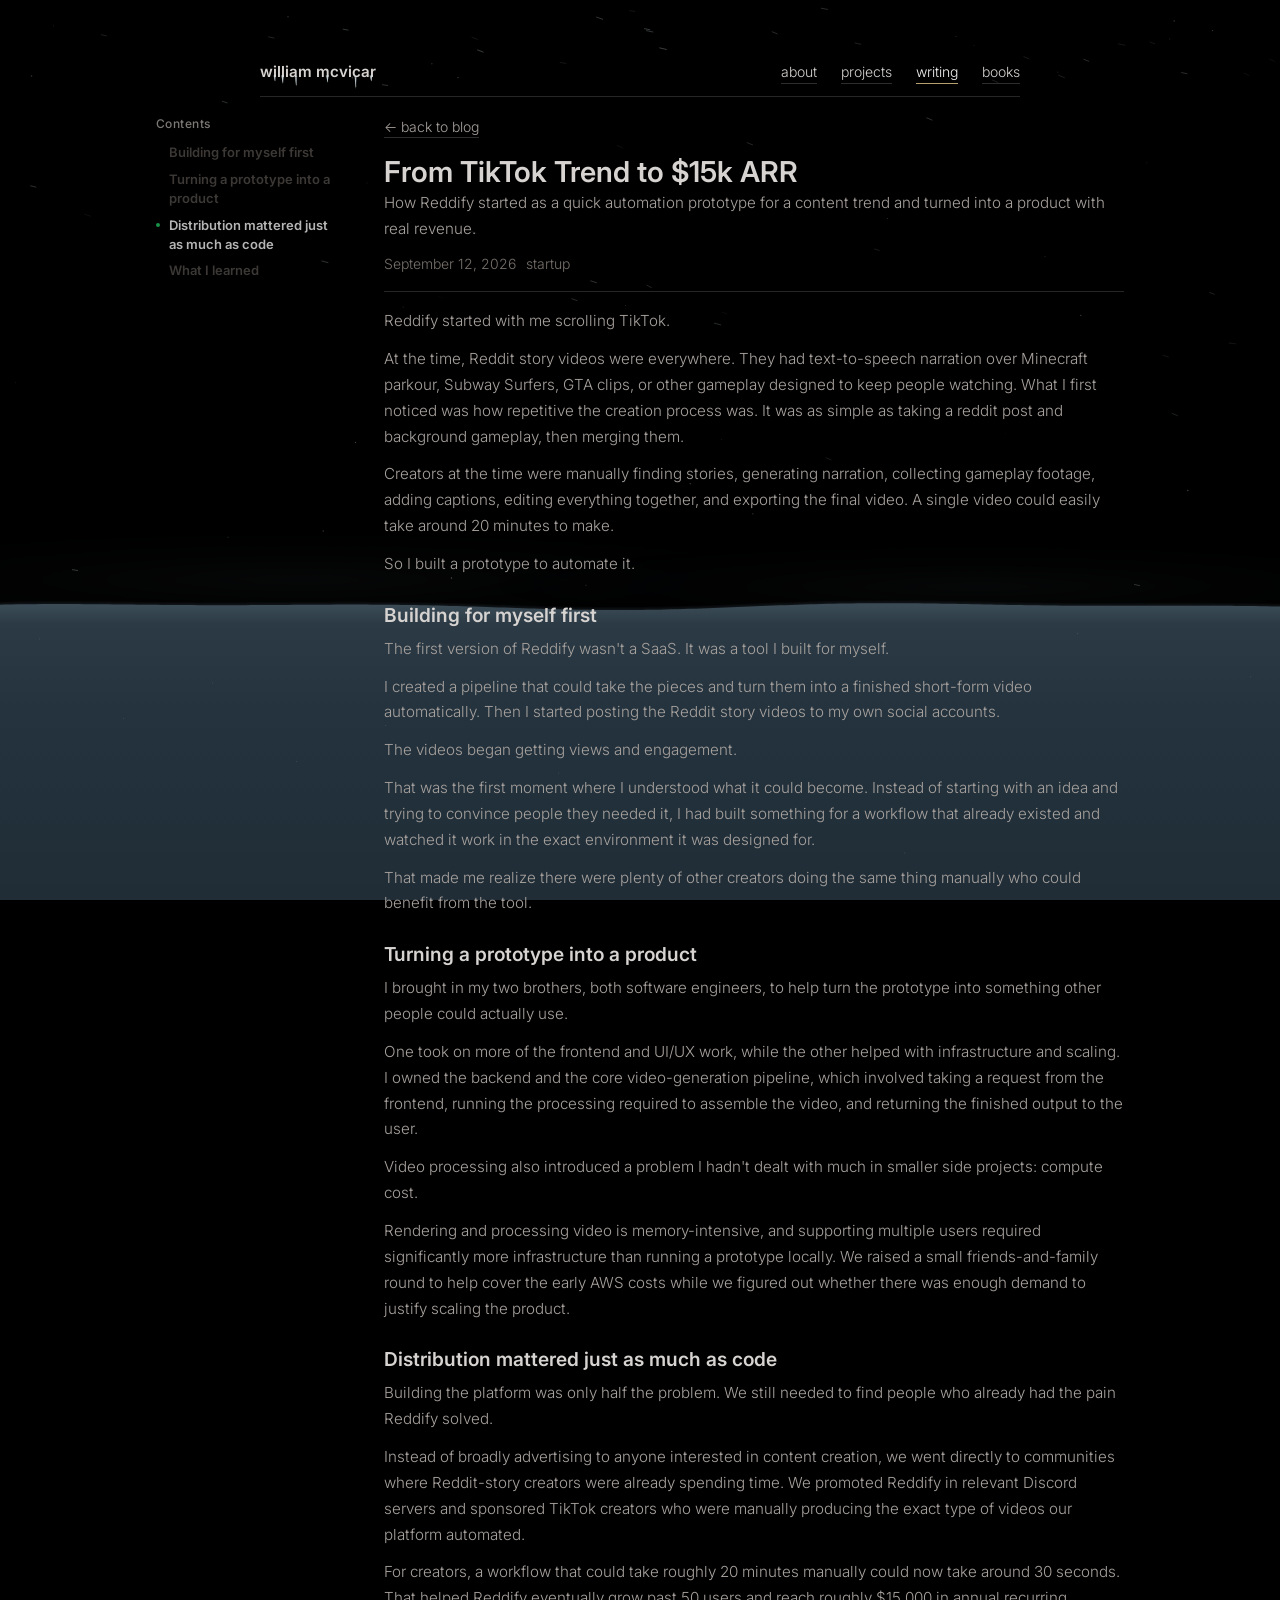
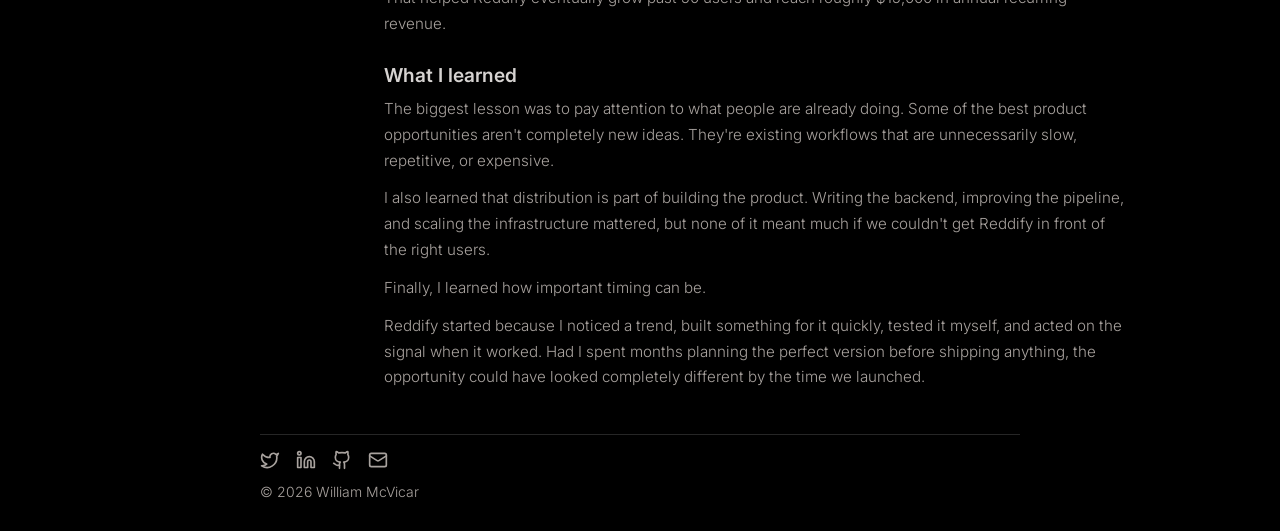
<file: blog/from-tiktok-trend-to-15k-arr/index.html>
<!doctype html>
<html lang="en">
  <head>
    <meta charset="UTF-8" />
    <meta name="viewport" content="width=device-width, initial-scale=1.0" />

    <title>From TikTok Trend to $15k ARR | William McVicar</title>
    <meta
      name="description"
      content="How Reddify grew from a TikTok trend and personal automation prototype into a short-form video platform reaching roughly $15k ARR."
    />

    <link rel="canonical" href="https://www.wmcvicar.me/blog/from-tiktok-trend-to-15k-arr/" />
    <meta property="og:type" content="article" />
    <meta property="og:site_name" content="William McVicar" />
    <meta property="og:locale" content="en_CA" />
    <meta property="og:title" content="From TikTok Trend to $15k ARR | William McVicar" />
    <meta property="og:description" content="How Reddify grew from a TikTok trend and personal automation prototype into a short-form video platform reaching roughly $15k ARR." />
    <meta property="og:url" content="https://www.wmcvicar.me/blog/from-tiktok-trend-to-15k-arr/" />
    <meta property="og:image" content="https://www.wmcvicar.me/og-image-v2.png" />
    <meta property="og:image:secure_url" content="https://www.wmcvicar.me/og-image-v2.png" />
    <meta property="og:image:type" content="image/png" />
    <meta property="og:image:width" content="1200" />
    <meta property="og:image:height" content="630" />
    <meta property="og:image:alt" content="William McVicar — Software Engineer. AI, Backend, Infrastructure. wmcvicar.me" />
    <meta name="twitter:card" content="summary_large_image" />
    <meta name="twitter:title" content="From TikTok Trend to $15k ARR | William McVicar" />
    <meta name="twitter:description" content="How Reddify grew from a TikTok trend and personal automation prototype into a short-form video platform reaching roughly $15k ARR." />
    <meta name="twitter:image" content="https://www.wmcvicar.me/og-image-v2.png" />
    <meta name="twitter:image:alt" content="William McVicar — Software Engineer. AI, Backend, Infrastructure. wmcvicar.me" />
    <meta name="twitter:creator" content="@wmcvicar_" />
    <link rel="icon" href="/favicon.svg" type="image/svg+xml" />
    <link rel="preconnect" href="https://fonts.googleapis.com" />
    <link rel="preconnect" href="https://fonts.gstatic.com" crossorigin />
    <link
      href="https://fonts.googleapis.com/css2?family=Inter:wght@400;500;600;700&amp;display=swap"
      rel="stylesheet"
    />
    <link rel="stylesheet" href="../../styles.css" />

    <style>
      .article {
        width: 100%;
        max-width: 760px;
        margin-inline: auto;
      }

      @media (max-width: 700px) {
        .article {
          max-width: 100%;
        }
      }
    </style>
    <link rel="stylesheet" href="../../seasonal.css" />
  </head>

  <body>
    <div class="page article-page">
      <header class="topbar">
        <a class="site-title" href="/">william mcvicar</a>

        <nav aria-label="Primary navigation">
          <a class="animated-link" href="/">about</a>
          <a class="animated-link" href="/projects/">projects</a>
          <a class="animated-link is-active" href="/blog/" aria-current="page">writing</a>
          <a class="animated-link" href="/books/" hidden aria-hidden="true" tabindex="-1">books</a>
        </nav>
      </header>

      <main class="blog-layout">
        <aside class="toc" aria-label="Article contents">
          <h3>Contents</h3>
          <nav id="table-of-contents"></nav>
        </aside>

        <article class="content article">
          <a class="back-link animated-link" href="/blog/">← back to blog</a>

          <header class="article-header">
            <h1>From TikTok Trend to $15k ARR</h1>

            <p>
              How Reddify started as a quick automation prototype for a content
              trend and turned into a product with real revenue.
            </p>

            <div class="article-meta">
              <time datetime="2026-09-12">September 12, 2026</time>
              <span>startup</span>
            </div>
          </header>

          <p>Reddify started with me scrolling TikTok.</p>

          <p>
            At the time, Reddit story videos were everywhere. They had
            text-to-speech narration over Minecraft parkour, Subway Surfers, GTA
            clips, or other gameplay designed to keep people watching. What I
            first noticed was how repetitive the creation process was. It was as
            simple as taking a reddit post and background gameplay, then merging
            them.
          </p>

          <p>
            Creators at the time were manually finding stories, generating
            narration, collecting gameplay footage, adding captions, editing
            everything together, and exporting the final video. A single video
            could easily take around 20 minutes to make.
          </p>

          <p>So I built a prototype to automate it.</p>

          <section>
            <h2>Building for myself first</h2>

            <p>
              The first version of Reddify wasn't a SaaS. It was a tool I built
              for myself.
            </p>

            <p>
              I created a pipeline that could take the pieces and turn them into
              a finished short-form video automatically. Then I started posting
              the Reddit story videos to my own social accounts.
            </p>

            <p>The videos began getting views and engagement.</p>

            <p>
              That was the first moment where I understood what it could become.
              Instead of starting with an idea and trying to convince people
              they needed it, I had built something for a workflow that already
              existed and watched it work in the exact environment it was
              designed for.
            </p>

            <p>
              That made me realize there were plenty of other creators doing the 
              same thing manually who could benefit from the tool.
            </p>
          </section>

          <section>
            <h2>Turning a prototype into a product</h2>

            <p>
              I brought in my two brothers, both software engineers, to help
              turn the prototype into something other people could actually use.
            </p>

            <p>
              One took on more of the frontend and UI/UX work, while the other
              helped with infrastructure and scaling. I owned the backend and
              the core video-generation pipeline, which involved taking a
              request from the frontend, running the processing required to
              assemble the video, and returning the finished output to the user.
            </p>

            <p>
              Video processing also introduced a problem I hadn't dealt with
              much in smaller side projects: compute cost.
            </p>

            <p>
              Rendering and processing video is memory-intensive, and supporting
              multiple users required significantly more infrastructure than
              running a prototype locally. We raised a small friends-and-family
              round to help cover the early AWS costs while we figured out
              whether there was enough demand to justify scaling the product.
            </p>
          </section>

          <section>
            <h2>Distribution mattered just as much as code</h2>

            <p>
              Building the platform was only half the problem. We still needed
              to find people who already had the pain Reddify solved.
            </p>

            <p>
              Instead of broadly advertising to anyone interested in content
              creation, we went directly to communities where Reddit-story
              creators were already spending time. We promoted Reddify in
              relevant Discord servers and sponsored TikTok creators who were
              manually producing the exact type of videos our platform
              automated.
            </p>

            <p>
              For creators, a workflow that could take roughly 20 minutes
              manually could now take around 30 seconds. That helped Reddify
              eventually grow past 50 users and reach roughly $15,000 in annual
              recurring revenue.
            </p>
          </section>

          <section>
            <h2>What I learned</h2>

            <p>
              The biggest lesson was to pay attention to what people are already
              doing. Some of the best product opportunities aren't completely
              new ideas. They're existing workflows that are unnecessarily slow,
              repetitive, or expensive.
            </p>

            <p>
              I also learned that distribution is part of building the product.
              Writing the backend, improving the pipeline, and scaling the
              infrastructure mattered, but none of it meant much if we couldn't
              get Reddify in front of the right users.
            </p>

            <p>Finally, I learned how important timing can be.</p>

            <p>
              Reddify started because I noticed a trend, built something for it
              quickly, tested it myself, and acted on the signal when it worked.
              Had I spent months planning the perfect version before shipping
              anything, the opportunity could have looked completely different
              by the time we launched.
            </p>
          </section>
        </article>
      </main>

      <footer class="footer">
        <div class="links">
          <a class="social-link" href="https://x.com/wmcvicar_" aria-label="x" target="_blank" rel="noopener noreferrer">
            <svg class="social-icon" aria-hidden="true" viewBox="0 0 24 24" fill="none" stroke="currentColor" stroke-width="2" stroke-linecap="round" stroke-linejoin="round"><path d="M22 4s-.7 2.1-2 3.4c1.6 10-9.4 17.3-18 11.6 2.2.1 4.4-.6 6-2C3 15.5.5 9.6 3 5c2.2 2.6 5.6 4.1 9 4-.9-4.2 4-6.6 7-3.8 1.1 0 3-1.2 3-1.2z"/></svg>
            <span class="social-label">x</span>
          </a>
          <a class="social-link" href="https://www.linkedin.com/in/william-mcvicar-0531a7324/" aria-label="linkedin" target="_blank" rel="noopener noreferrer">
            <svg class="social-icon" aria-hidden="true" viewBox="0 0 24 24" fill="none" stroke="currentColor" stroke-width="2" stroke-linecap="round" stroke-linejoin="round"><path d="M16 8a6 6 0 0 1 6 6v7h-4v-7a2 2 0 0 0-2-2 2 2 0 0 0-2 2v7h-4v-7a6 6 0 0 1 6-6z"/><rect width="4" height="12" x="2" y="9"/><circle cx="4" cy="4" r="2"/></svg>
            <span class="social-label">linkedin</span>
          </a>
          <a class="social-link" href="https://github.com/wmcv" aria-label="github" target="_blank" rel="noopener noreferrer">
            <svg class="social-icon" aria-hidden="true" viewBox="0 0 24 24" fill="none" stroke="currentColor" stroke-width="2" stroke-linecap="round" stroke-linejoin="round"><path d="M15 22v-4a4.8 4.8 0 0 0-1-3.5c3 0 6-2 6-5.5.08-1.25-.27-2.48-1-3.5.28-1.15.28-2.35 0-3.5 0 0-1 0-3 1.5-2.64-.5-5.36-.5-8 0C6 2 5 2 5 2c-.3 1.15-.3 2.35 0 3.5A5.4 5.4 0 0 0 4 9c0 3.5 3 5.5 6 5.5-.39.49-.68 1.05-.85 1.65-.17.6-.22 1.23-.15 1.85v4"/><path d="M9 18c-4.51 2-5-2-7-2"/></svg>
            <span class="social-label">github</span>
          </a>
          <a class="social-link" href="mailto:wmcvicar@uwaterloo.ca" aria-label="email">
            <svg class="social-icon" aria-hidden="true" viewBox="0 0 24 24" fill="none" stroke="currentColor" stroke-width="2" stroke-linecap="round" stroke-linejoin="round"><rect width="20" height="16" x="2" y="4" rx="2"/><path d="m22 7-8.97 5.7a1.94 1.94 0 0 1-2.06 0L2 7"/></svg>
            <span class="social-label">email</span>
          </a>
        </div>

        <p class="copyright">&copy; <span id="year"></span> William McVicar</p>
      </footer>
    </div>

    <script src="../../vector-field-background.js"></script>
    <script src="../../script.js"></script>
    <script src="../../seasonal.js"></script>
  </body>
</html>
</file>
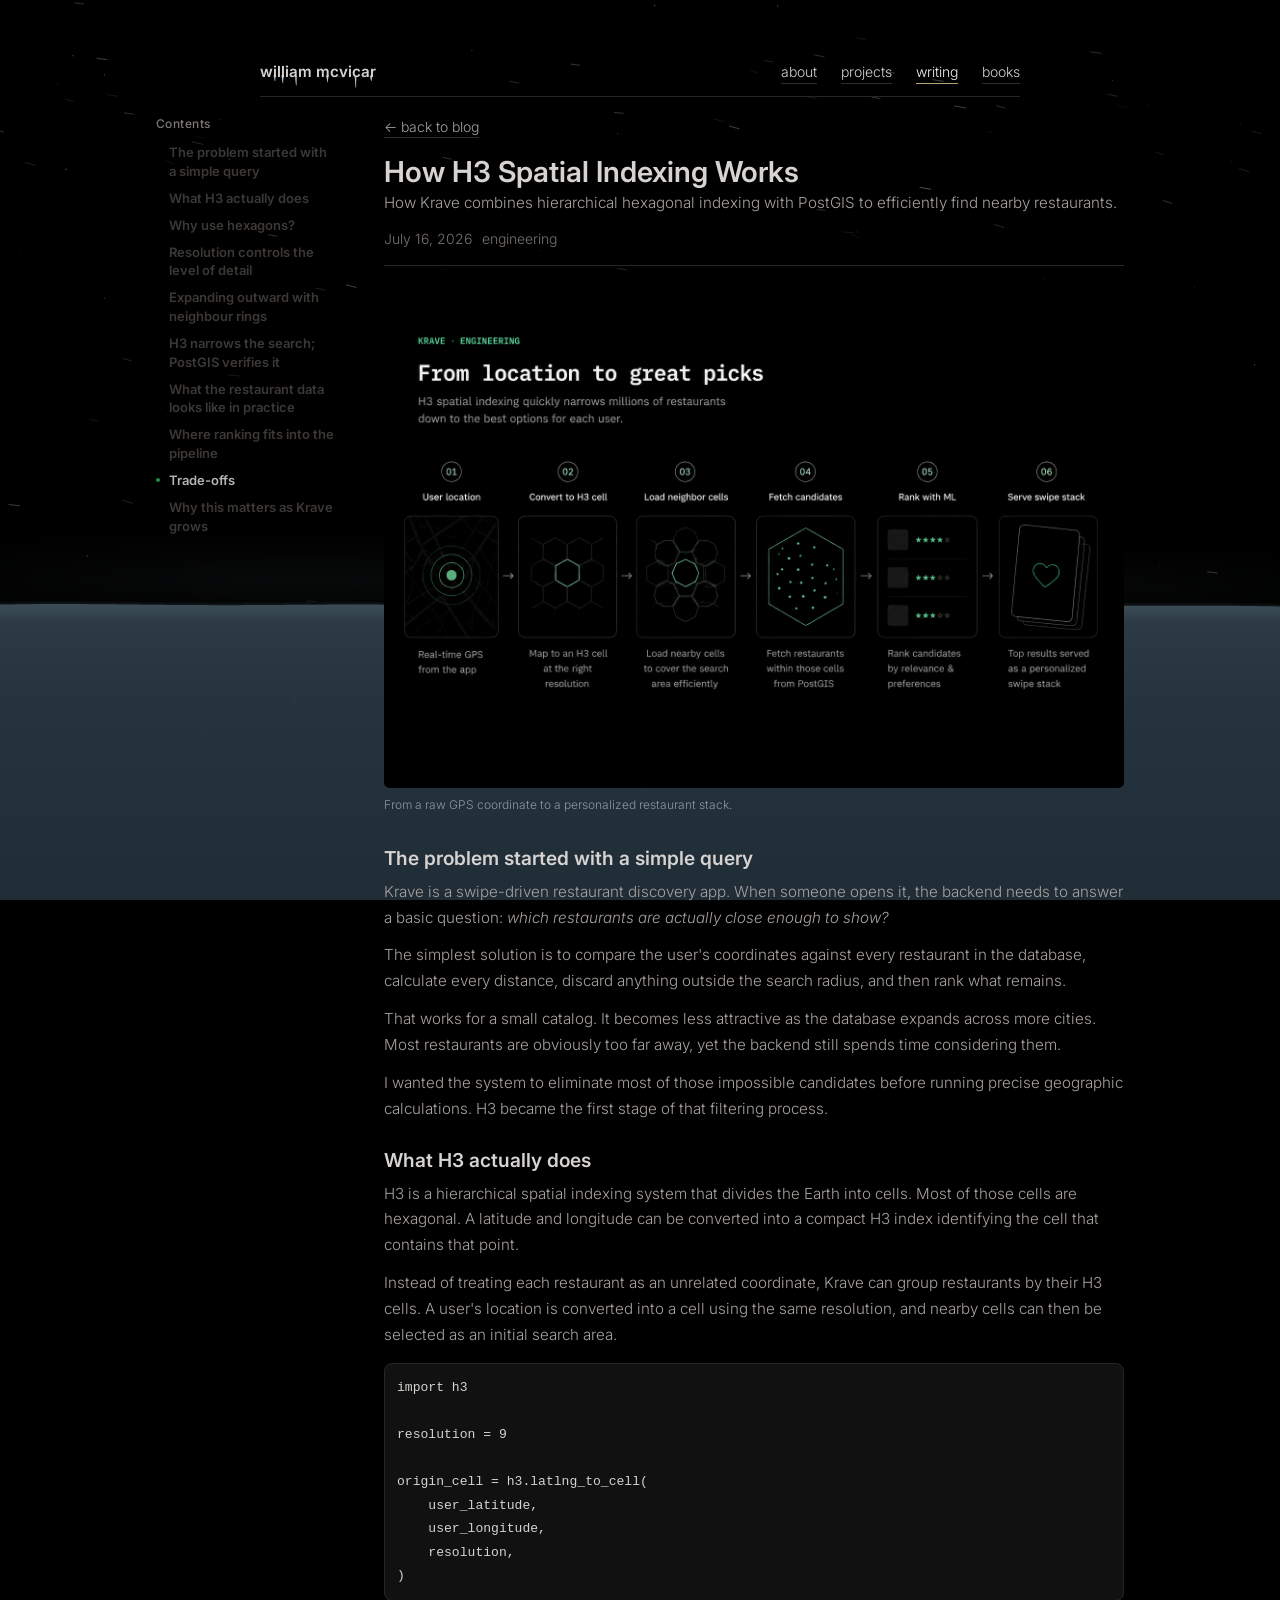
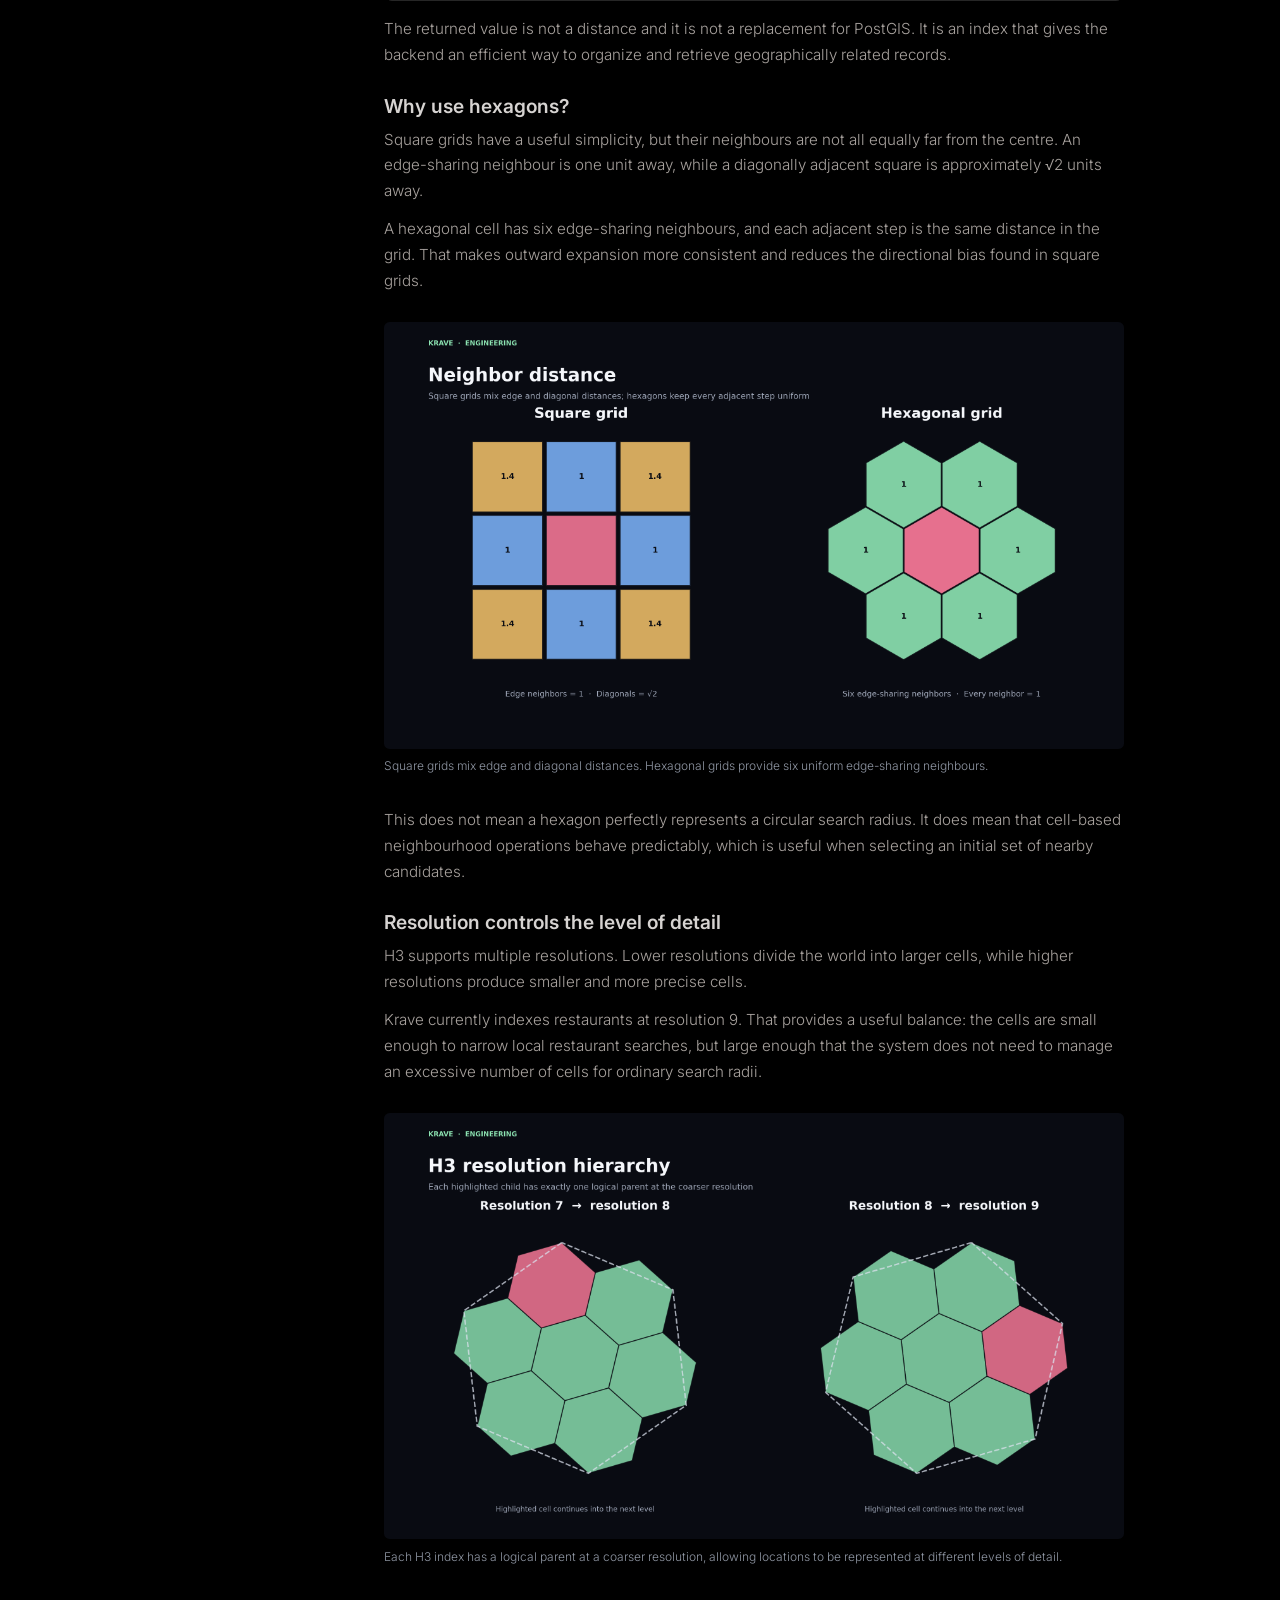
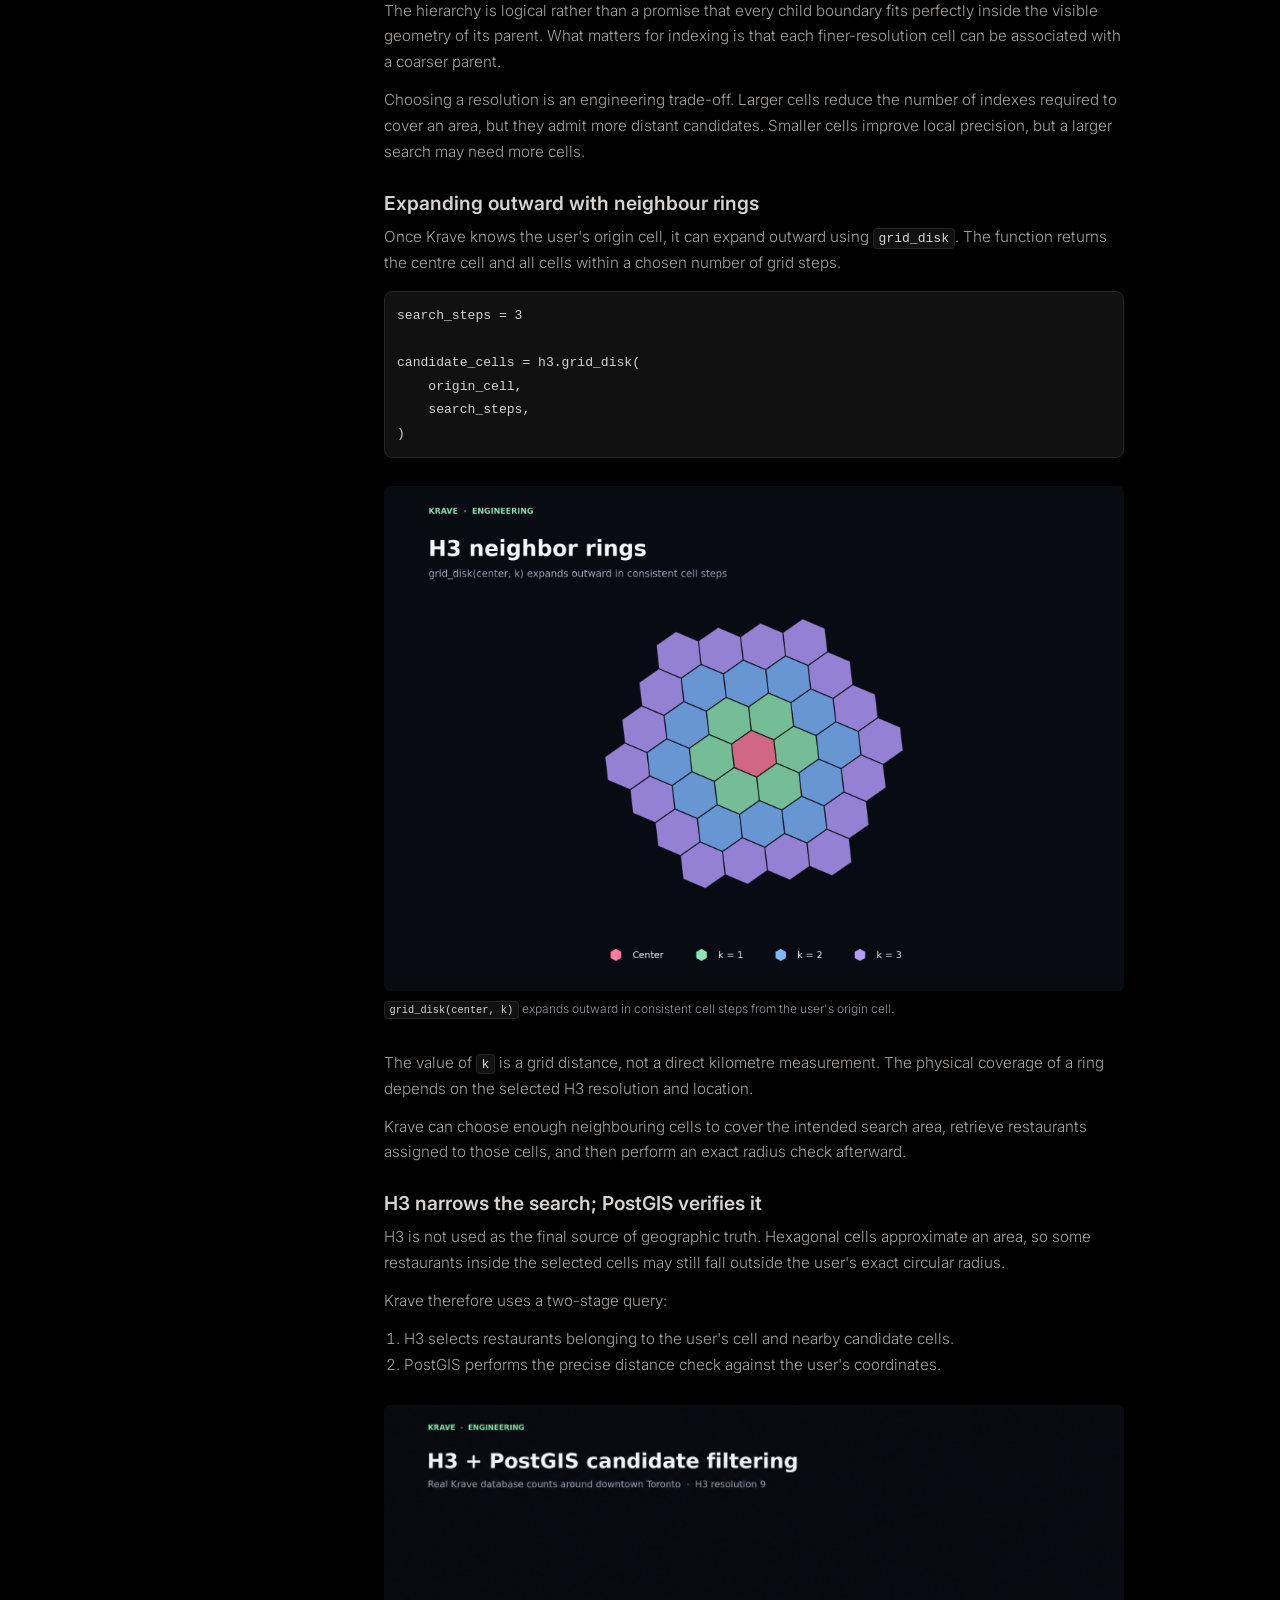
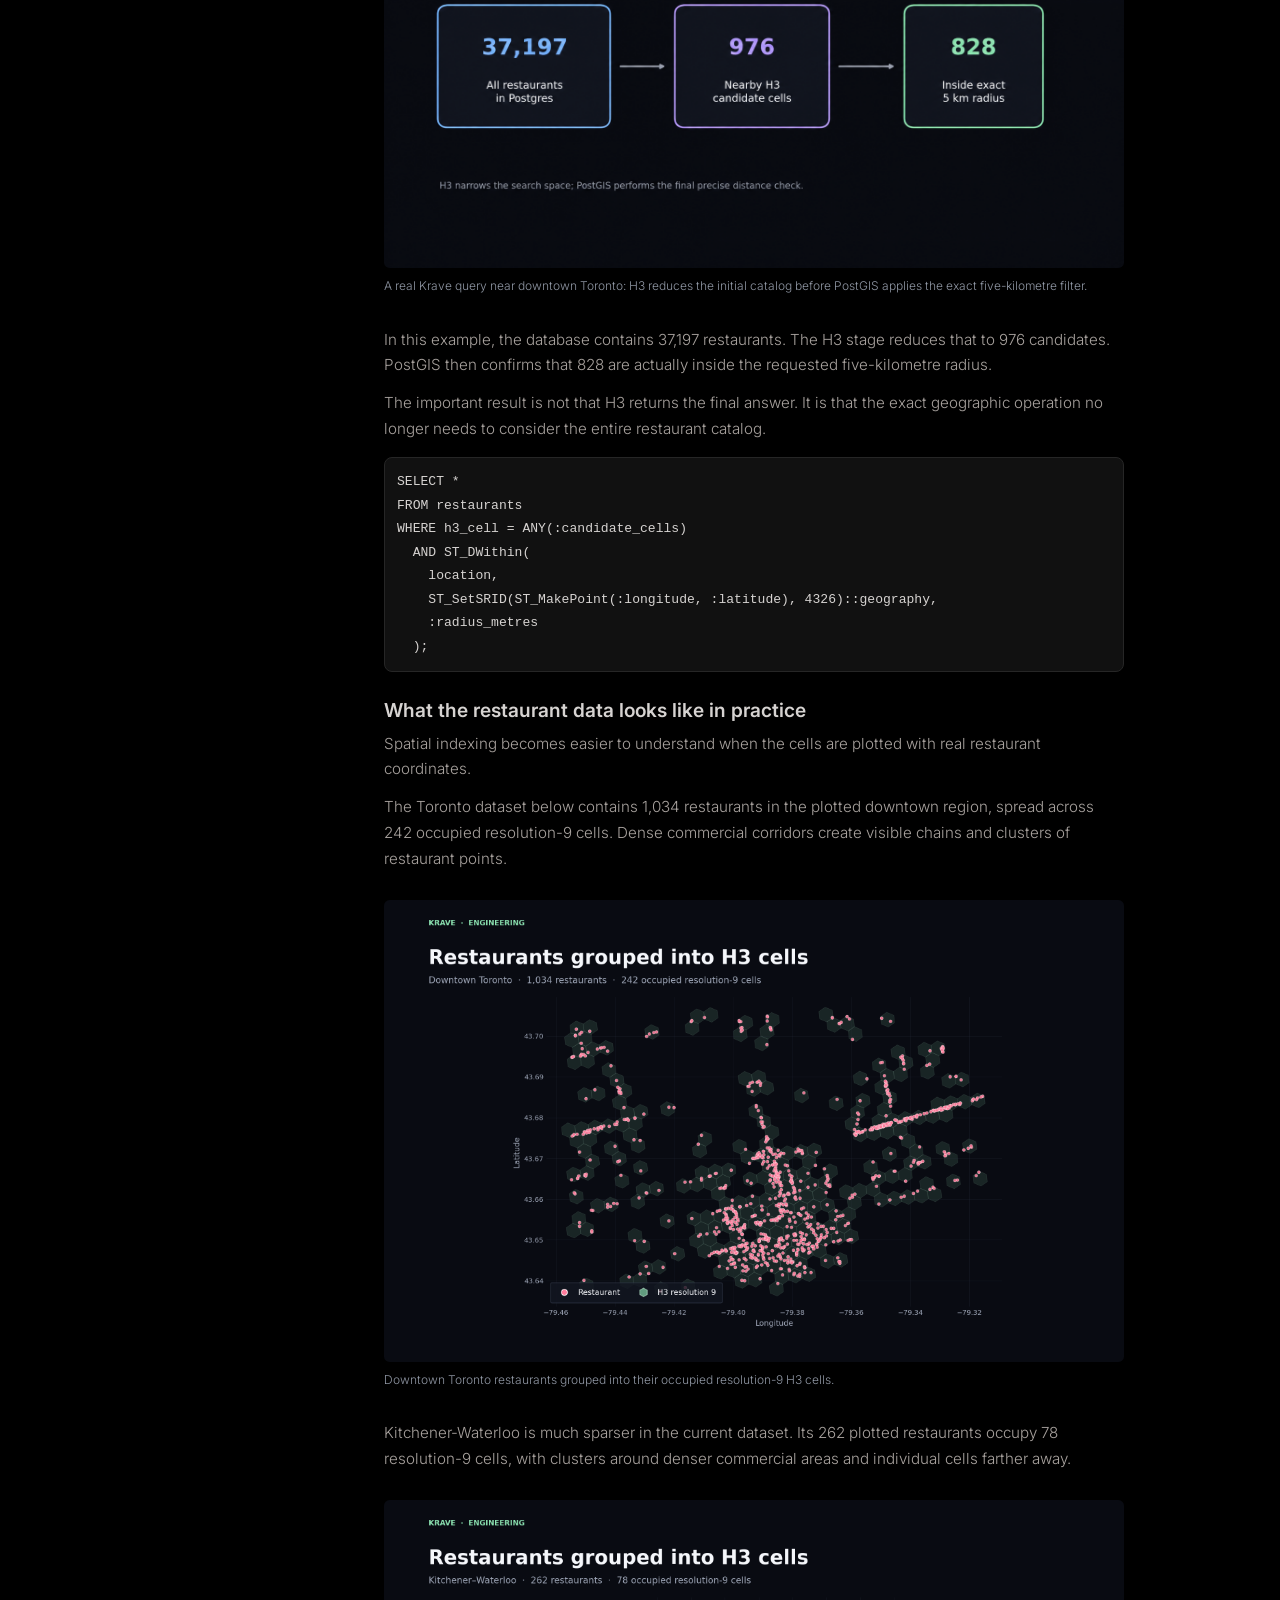
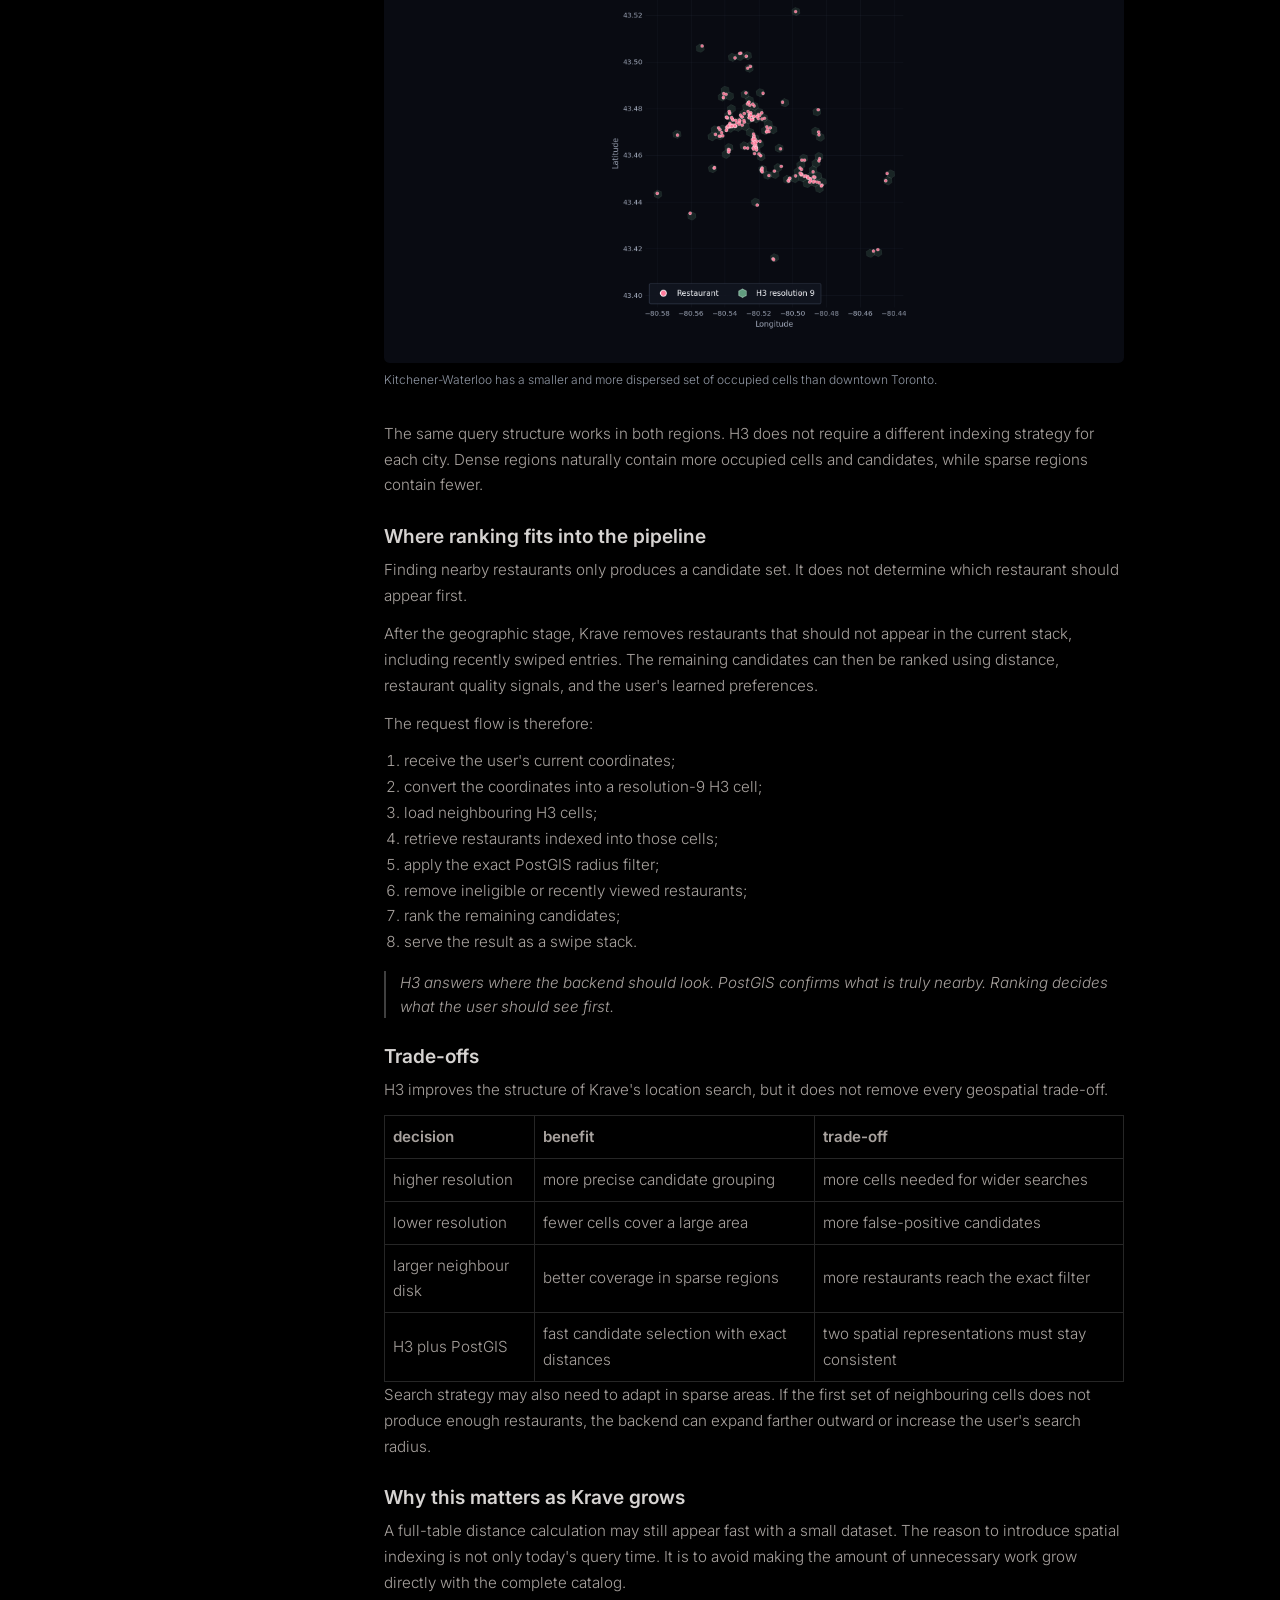
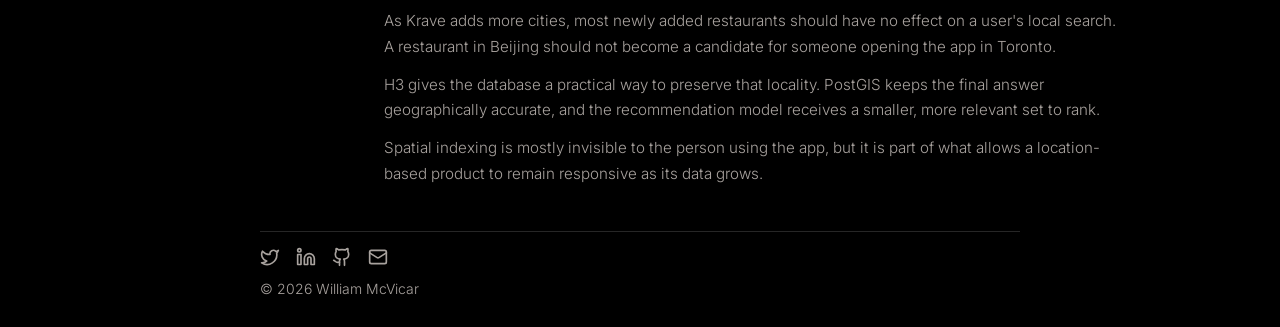
<file: blog/how-h3-spatial-indexing-works/index.html>
<!doctype html>
<html lang="en">
  <head>
    <meta charset="UTF-8" />
    <meta name="viewport" content="width=device-width, initial-scale=1.0" />

    <title>How H3 Spatial Indexing Works | William McVicar</title>
    <meta
      name="description"
      content="How Krave combines H3 spatial indexing with PostGIS to efficiently find and rank nearby restaurants."
    />

    <link rel="canonical" href="https://www.wmcvicar.me/blog/how-h3-spatial-indexing-works/" />
    <meta property="og:type" content="article" />
    <meta property="og:site_name" content="William McVicar" />
    <meta property="og:locale" content="en_CA" />
    <meta property="og:title" content="How H3 Spatial Indexing Works | William McVicar" />
    <meta property="og:description" content="How Krave combines H3 spatial indexing with PostGIS to efficiently find and rank nearby restaurants." />
    <meta property="og:url" content="https://www.wmcvicar.me/blog/how-h3-spatial-indexing-works/" />
    <meta property="og:image" content="https://www.wmcvicar.me/og-image-v2.png" />
    <meta property="og:image:secure_url" content="https://www.wmcvicar.me/og-image-v2.png" />
    <meta property="og:image:type" content="image/png" />
    <meta property="og:image:width" content="1200" />
    <meta property="og:image:height" content="630" />
    <meta property="og:image:alt" content="William McVicar — Software Engineer. AI, Backend, Infrastructure. wmcvicar.me" />
    <meta name="twitter:card" content="summary_large_image" />
    <meta name="twitter:title" content="How H3 Spatial Indexing Works | William McVicar" />
    <meta name="twitter:description" content="How Krave combines H3 spatial indexing with PostGIS to efficiently find and rank nearby restaurants." />
    <meta name="twitter:image" content="https://www.wmcvicar.me/og-image-v2.png" />
    <meta name="twitter:image:alt" content="William McVicar — Software Engineer. AI, Backend, Infrastructure. wmcvicar.me" />
    <meta name="twitter:creator" content="@wmcvicar_" />
    <link rel="icon" href="/favicon.svg" type="image/svg+xml" />
    <link rel="preconnect" href="https://fonts.googleapis.com" />
    <link rel="preconnect" href="https://fonts.gstatic.com" crossorigin />
    <link
      href="https://fonts.googleapis.com/css2?family=Inter:wght@400;500;600;700&amp;display=swap"
      rel="stylesheet"
    />
    <link rel="stylesheet" href="../../styles.css" />

    <style>
      /*
       * Article-specific overrides.
       * These keep every figure inside the same readable column as the text,
       * even if the global stylesheet contains full-bleed figure rules.
       */
      .article {
        width: 100%;
        max-width: 760px;
        margin-inline: auto;
      }

      .article-figure,
      .article-hero {
        position: static !important;
        left: auto !important;
        right: auto !important;
        width: 100% !important;
        max-width: 100% !important;
        margin: 1.75rem 0 2rem !important;
        transform: none !important;
      }

      .article-figure img,
      .article-hero img {
        display: block;
        width: 100% !important;
        max-width: 100% !important;
        height: auto !important;
        margin: 0 !important;
        object-fit: contain;
        border-radius: 0.35rem;
      }

      .article-figure figcaption {
        max-width: 100%;
        margin-top: 0.55rem;
        font-size: 0.75rem;
        line-height: 1.45;
        color: #8f96a3;
      }

      @media (max-width: 700px) {
        .article {
          max-width: 100%;
        }

        .article-figure,
        .article-hero {
          margin-block: 1.35rem 1.7rem !important;
        }
      }
    </style>
    <link rel="stylesheet" href="../../seasonal.css" />
  </head>

  <body>
    <div class="page article-page">
      <header class="topbar">
        <a class="site-title" href="/">william mcvicar</a>

        <nav aria-label="Primary navigation">
          <a class="animated-link" href="/">about</a>
          <a class="animated-link" href="/projects/">projects</a>
          <a class="animated-link is-active" href="/blog/" aria-current="page"
            >writing</a
          >
          <a class="animated-link" href="/books/" hidden aria-hidden="true" tabindex="-1">books</a>
        </nav>
      </header>

      <main class="blog-layout">
        <aside class="toc" aria-label="Article contents">
          <h3>Contents</h3>
          <nav id="table-of-contents"></nav>
        </aside>

        <article class="content article">
          <a class="back-link animated-link" href="/blog/">← back to blog</a>

          <header class="article-header">
            <h1>How H3 Spatial Indexing Works</h1>

            <p>
              How Krave combines hierarchical hexagonal indexing with PostGIS to
              efficiently find nearby restaurants.
            </p>

            <div class="article-meta">
              <time datetime="2026-07-16">July 16, 2026</time>
              <span>engineering</span>
            </div>
          </header>

          <figure class="article-figure article-hero">
            <img
              src="hero_image.png"
              alt="Diagram showing Krave converting a user's GPS location into an H3 cell, loading neighbouring cells, retrieving restaurants, ranking them, and producing a swipe stack."
              loading="eager"
              decoding="async"
            />
            <figcaption>
              From a raw GPS coordinate to a personalized restaurant stack.
            </figcaption>
          </figure>

          <section>
            <h2>The problem started with a simple query</h2>

            <p>
              Krave is a swipe-driven restaurant discovery app. When someone
              opens it, the backend needs to answer a basic question:
              <em>which restaurants are actually close enough to show?</em>
            </p>

            <p>
              The simplest solution is to compare the user's coordinates against
              every restaurant in the database, calculate every distance,
              discard anything outside the search radius, and then rank what
              remains.
            </p>

            <p>
              That works for a small catalog. It becomes less attractive as the
              database expands across more cities. Most restaurants are
              obviously too far away, yet the backend still spends time
              considering them.
            </p>

            <p>
              I wanted the system to eliminate most of those impossible
              candidates before running precise geographic calculations. H3
              became the first stage of that filtering process.
            </p>
          </section>

          <section>
            <h2>What H3 actually does</h2>

            <p>
              H3 is a hierarchical spatial indexing system that divides the
              Earth into cells. Most of those cells are hexagonal. A latitude
              and longitude can be converted into a compact H3 index identifying
              the cell that contains that point.
            </p>

            <p>
              Instead of treating each restaurant as an unrelated coordinate,
              Krave can group restaurants by their H3 cells. A user's location
              is converted into a cell using the same resolution, and nearby
              cells can then be selected as an initial search area.
            </p>

            <pre><code>import h3

resolution = 9

origin_cell = h3.latlng_to_cell(
    user_latitude,
    user_longitude,
    resolution,
)</code></pre>

            <p>
              The returned value is not a distance and it is not a replacement
              for PostGIS. It is an index that gives the backend an efficient
              way to organize and retrieve geographically related records.
            </p>
          </section>

          <section>
            <h2>Why use hexagons?</h2>

            <p>
              Square grids have a useful simplicity, but their neighbours are
              not all equally far from the centre. An edge-sharing neighbour is
              one unit away, while a diagonally adjacent square is approximately
              <span aria-label="the square root of two">√2</span> units away.
            </p>

            <p>
              A hexagonal cell has six edge-sharing neighbours, and each
              adjacent step is the same distance in the grid. That makes outward
              expansion more consistent and reduces the directional bias found
              in square grids.
            </p>

            <figure class="article-figure">
              <img
                src="hex_vs_square_neighbors.png"
                alt="Comparison of a square grid, where diagonal neighbours are farther away, and a hexagonal grid, where all six adjacent neighbours have a uniform grid distance."
                loading="lazy"
                decoding="async"
              />
              <figcaption>
                Square grids mix edge and diagonal distances. Hexagonal grids
                provide six uniform edge-sharing neighbours.
              </figcaption>
            </figure>

            <p>
              This does not mean a hexagon perfectly represents a circular
              search radius. It does mean that cell-based neighbourhood
              operations behave predictably, which is useful when selecting an
              initial set of nearby candidates.
            </p>
          </section>

          <section>
            <h2>Resolution controls the level of detail</h2>

            <p>
              H3 supports multiple resolutions. Lower resolutions divide the
              world into larger cells, while higher resolutions produce smaller
              and more precise cells.
            </p>

            <p>
              Krave currently indexes restaurants at resolution 9. That provides
              a useful balance: the cells are small enough to narrow local
              restaurant searches, but large enough that the system does not
              need to manage an excessive number of cells for ordinary search
              radii.
            </p>

            <figure class="article-figure">
              <img
                src="h3_resolution_hierarchy.png"
                alt="Diagram showing H3 cells across resolutions 7, 8, and 9, with a highlighted child cell linked to its logical parent at the coarser resolution."
                loading="lazy"
                decoding="async"
              />
              <figcaption>
                Each H3 index has a logical parent at a coarser resolution,
                allowing locations to be represented at different levels of
                detail.
              </figcaption>
            </figure>

            <p>
              The hierarchy is logical rather than a promise that every child
              boundary fits perfectly inside the visible geometry of its parent.
              What matters for indexing is that each finer-resolution cell can
              be associated with a coarser parent.
            </p>

            <p>
              Choosing a resolution is an engineering trade-off. Larger cells
              reduce the number of indexes required to cover an area, but they
              admit more distant candidates. Smaller cells improve local
              precision, but a larger search may need more cells.
            </p>
          </section>

          <section>
            <h2>Expanding outward with neighbour rings</h2>

            <p>
              Once Krave knows the user's origin cell, it can expand outward
              using
              <code>grid_disk</code>. The function returns the centre cell and
              all cells within a chosen number of grid steps.
            </p>

            <pre><code>search_steps = 3

candidate_cells = h3.grid_disk(
    origin_cell,
    search_steps,
)</code></pre>

            <figure class="article-figure">
              <img
                src="h3_neighbor_rings.png"
                alt="Hexagonal H3 grid with a centre cell and three coloured rings representing grid distances k equals 1, k equals 2, and k equals 3."
                loading="lazy"
                decoding="async"
              />
              <figcaption>
                <code>grid_disk(center, k)</code> expands outward in consistent
                cell steps from the user's origin cell.
              </figcaption>
            </figure>

            <p>
              The value of <code>k</code> is a grid distance, not a direct
              kilometre measurement. The physical coverage of a ring depends on
              the selected H3 resolution and location.
            </p>

            <p>
              Krave can choose enough neighbouring cells to cover the intended
              search area, retrieve restaurants assigned to those cells, and
              then perform an exact radius check afterward.
            </p>
          </section>

          <section>
            <h2>H3 narrows the search; PostGIS verifies it</h2>

            <p>
              H3 is not used as the final source of geographic truth. Hexagonal
              cells approximate an area, so some restaurants inside the selected
              cells may still fall outside the user's exact circular radius.
            </p>

            <p>Krave therefore uses a two-stage query:</p>

            <ol>
              <li>
                H3 selects restaurants belonging to the user's cell and nearby
                candidate cells.
              </li>
              <li>
                PostGIS performs the precise distance check against the user's
                coordinates.
              </li>
            </ol>

            <figure class="article-figure">
              <img
                src="candidate_filtering_comparison.png"
                alt="Krave candidate-filtering example showing 37,197 restaurants reduced to 976 H3 candidates and then to 828 restaurants inside an exact five-kilometre radius."
                loading="lazy"
                decoding="async"
              />
              <figcaption>
                A real Krave query near downtown Toronto: H3 reduces the initial
                catalog before PostGIS applies the exact five-kilometre filter.
              </figcaption>
            </figure>

            <p>
              In this example, the database contains 37,197 restaurants. The H3
              stage reduces that to 976 candidates. PostGIS then confirms that
              828 are actually inside the requested five-kilometre radius.
            </p>

            <p>
              The important result is not that H3 returns the final answer. It
              is that the exact geographic operation no longer needs to consider
              the entire restaurant catalog.
            </p>

            <pre><code>SELECT *
FROM restaurants
WHERE h3_cell = ANY(:candidate_cells)
  AND ST_DWithin(
    location,
    ST_SetSRID(ST_MakePoint(:longitude, :latitude), 4326)::geography,
    :radius_metres
  );</code></pre>
          </section>

          <section>
            <h2>What the restaurant data looks like in practice</h2>

            <p>
              Spatial indexing becomes easier to understand when the cells are
              plotted with real restaurant coordinates.
            </p>

            <p>
              The Toronto dataset below contains 1,034 restaurants in the
              plotted downtown region, spread across 242 occupied resolution-9
              cells. Dense commercial corridors create visible chains and
              clusters of restaurant points.
            </p>

            <figure class="article-figure">
              <img
                src="h3_restaurants_toronto.png"
                alt="Plot of 1,034 downtown Toronto restaurants grouped into 242 occupied H3 resolution-9 cells."
                loading="lazy"
                decoding="async"
              />
              <figcaption>
                Downtown Toronto restaurants grouped into their occupied
                resolution-9 H3 cells.
              </figcaption>
            </figure>

            <p>
              Kitchener-Waterloo is much sparser in the current dataset. Its 262
              plotted restaurants occupy 78 resolution-9 cells, with clusters
              around denser commercial areas and individual cells farther away.
            </p>

            <figure class="article-figure">
              <img
                src="h3_restaurants_waterloo.png"
                alt="Plot of 262 Kitchener-Waterloo restaurants grouped into 78 occupied H3 resolution-9 cells."
                loading="lazy"
                decoding="async"
              />
              <figcaption>
                Kitchener-Waterloo has a smaller and more dispersed set of
                occupied cells than downtown Toronto.
              </figcaption>
            </figure>

            <p>
              The same query structure works in both regions. H3 does not
              require a different indexing strategy for each city. Dense regions
              naturally contain more occupied cells and candidates, while sparse
              regions contain fewer.
            </p>
          </section>

          <section>
            <h2>Where ranking fits into the pipeline</h2>

            <p>
              Finding nearby restaurants only produces a candidate set. It does
              not determine which restaurant should appear first.
            </p>

            <p>
              After the geographic stage, Krave removes restaurants that should
              not appear in the current stack, including recently swiped
              entries. The remaining candidates can then be ranked using
              distance, restaurant quality signals, and the user's learned
              preferences.
            </p>

            <p>The request flow is therefore:</p>

            <ol>
              <li>receive the user's current coordinates;</li>
              <li>convert the coordinates into a resolution-9 H3 cell;</li>
              <li>load neighbouring H3 cells;</li>
              <li>retrieve restaurants indexed into those cells;</li>
              <li>apply the exact PostGIS radius filter;</li>
              <li>remove ineligible or recently viewed restaurants;</li>
              <li>rank the remaining candidates;</li>
              <li>serve the result as a swipe stack.</li>
            </ol>

            <blockquote>
              H3 answers where the backend should look. PostGIS confirms what is
              truly nearby. Ranking decides what the user should see first.
            </blockquote>
          </section>

          <section>
            <h2>Trade-offs</h2>

            <p>
              H3 improves the structure of Krave's location search, but it does
              not remove every geospatial trade-off.
            </p>

            <div class="table-wrap">
              <table>
                <thead>
                  <tr>
                    <th>decision</th>
                    <th>benefit</th>
                    <th>trade-off</th>
                  </tr>
                </thead>

                <tbody>
                  <tr>
                    <td>higher resolution</td>
                    <td>more precise candidate grouping</td>
                    <td>more cells needed for wider searches</td>
                  </tr>

                  <tr>
                    <td>lower resolution</td>
                    <td>fewer cells cover a large area</td>
                    <td>more false-positive candidates</td>
                  </tr>

                  <tr>
                    <td>larger neighbour disk</td>
                    <td>better coverage in sparse regions</td>
                    <td>more restaurants reach the exact filter</td>
                  </tr>

                  <tr>
                    <td>H3 plus PostGIS</td>
                    <td>fast candidate selection with exact distances</td>
                    <td>two spatial representations must stay consistent</td>
                  </tr>
                </tbody>
              </table>
            </div>

            <p>
              Search strategy may also need to adapt in sparse areas. If the
              first set of neighbouring cells does not produce enough
              restaurants, the backend can expand farther outward or increase
              the user's search radius.
            </p>
          </section>

          <section>
            <h2>Why this matters as Krave grows</h2>

            <p>
              A full-table distance calculation may still appear fast with a
              small dataset. The reason to introduce spatial indexing is not
              only today's query time. It is to avoid making the amount of
              unnecessary work grow directly with the complete catalog.
            </p>

            <p>
              As Krave adds more cities, most newly added restaurants should
              have no effect on a user's local search. A restaurant in Beijing
              should not become a candidate for someone opening the app in
              Toronto.
            </p>

            <p>
              H3 gives the database a practical way to preserve that locality.
              PostGIS keeps the final answer geographically accurate, and the
              recommendation model receives a smaller, more relevant set to
              rank.
            </p>

            <p>
              Spatial indexing is mostly invisible to the person using the app,
              but it is part of what allows a location-based product to remain
              responsive as its data grows.
            </p>
          </section>
        </article>
      </main>

      <footer class="footer">
        <div class="links">
          <a class="social-link" href="https://x.com/wmcvicar_" aria-label="x" target="_blank" rel="noopener noreferrer">
            <svg class="social-icon" aria-hidden="true" viewBox="0 0 24 24" fill="none" stroke="currentColor" stroke-width="2" stroke-linecap="round" stroke-linejoin="round"><path d="M22 4s-.7 2.1-2 3.4c1.6 10-9.4 17.3-18 11.6 2.2.1 4.4-.6 6-2C3 15.5.5 9.6 3 5c2.2 2.6 5.6 4.1 9 4-.9-4.2 4-6.6 7-3.8 1.1 0 3-1.2 3-1.2z"/></svg>
            <span class="social-label">x</span>
          </a>
          <a class="social-link" href="https://www.linkedin.com/in/william-mcvicar-0531a7324/" aria-label="linkedin" target="_blank" rel="noopener noreferrer">
            <svg class="social-icon" aria-hidden="true" viewBox="0 0 24 24" fill="none" stroke="currentColor" stroke-width="2" stroke-linecap="round" stroke-linejoin="round"><path d="M16 8a6 6 0 0 1 6 6v7h-4v-7a2 2 0 0 0-2-2 2 2 0 0 0-2 2v7h-4v-7a6 6 0 0 1 6-6z"/><rect width="4" height="12" x="2" y="9"/><circle cx="4" cy="4" r="2"/></svg>
            <span class="social-label">linkedin</span>
          </a>
          <a class="social-link" href="https://github.com/wmcv" aria-label="github" target="_blank" rel="noopener noreferrer">
            <svg class="social-icon" aria-hidden="true" viewBox="0 0 24 24" fill="none" stroke="currentColor" stroke-width="2" stroke-linecap="round" stroke-linejoin="round"><path d="M15 22v-4a4.8 4.8 0 0 0-1-3.5c3 0 6-2 6-5.5.08-1.25-.27-2.48-1-3.5.28-1.15.28-2.35 0-3.5 0 0-1 0-3 1.5-2.64-.5-5.36-.5-8 0C6 2 5 2 5 2c-.3 1.15-.3 2.35 0 3.5A5.4 5.4 0 0 0 4 9c0 3.5 3 5.5 6 5.5-.39.49-.68 1.05-.85 1.65-.17.6-.22 1.23-.15 1.85v4"/><path d="M9 18c-4.51 2-5-2-7-2"/></svg>
            <span class="social-label">github</span>
          </a>
          <a class="social-link" href="mailto:wmcvicar@uwaterloo.ca" aria-label="email">
            <svg class="social-icon" aria-hidden="true" viewBox="0 0 24 24" fill="none" stroke="currentColor" stroke-width="2" stroke-linecap="round" stroke-linejoin="round"><rect width="20" height="16" x="2" y="4" rx="2"/><path d="m22 7-8.97 5.7a1.94 1.94 0 0 1-2.06 0L2 7"/></svg>
            <span class="social-label">email</span>
          </a>
        </div>

        <p class="copyright">&copy; <span id="year"></span> William McVicar</p>
      </footer>
    </div>

    <script src="../../vector-field-background.js"></script>
    <script src="../../script.js"></script>
    <script src="../../seasonal.js"></script>
  </body>
</html>
</file>
<file: styles.css>
:root {
  --bg: #000000;
  --dot: #1f2937;
  --surface: #171717;
  --surface-soft: #111111;
  --border: #262626;
  --border-strong: #404040;
  --text: #a8a29e;
  --text-strong: #d6d3d1;
  --text-soft: #78716c;
  --accent: #93a4be;
  --page-width: 500px;
  --page-pad: 24px;
  --font-xs: 0.75rem;
  --font-sm: 0.875rem;
  --font-base: 0.95rem;
  --font-lg: 1.125rem;
  --font-xl: 1.45rem;
  --line: 1.55;
  --radius: 8px;
  --ease: cubic-bezier(0.22, 1, 0.36, 1);
  --duration: 180ms;
}

* {
  box-sizing: border-box;
}

html,
body {
  margin: 0;
  min-height: 100%;
}

html {
  scroll-padding-top: 24px;
  scroll-behavior: smooth;
}

body {
  color: var(--text);
  background-color: var(--bg);
  font-family: "Inter", "Geist", ui-sans-serif, system-ui, -apple-system, BlinkMacSystemFont, "Segoe UI", sans-serif;
  font-size: var(--font-base);
  font-weight: 300;
  line-height: var(--line);
  letter-spacing: 0;
  overflow-x: hidden;
}

.vector-field-background {
  position: fixed;
  inset: 0;
  z-index: 0;
  width: 100%;
  height: 100dvh;
  pointer-events: none;
}

@supports not (height: 100dvh) {
  .vector-field-background {
    height: 100vh;
  }
}

a {
  color: inherit;
}

.page {
  position: relative;
  z-index: 1;
  width: 100%;
  max-width: calc(var(--page-width) + (var(--page-pad) * 2));
  margin-inline: auto;
  padding: 60px var(--page-pad) 28px;
}

.article-page {
  max-width: calc(1000px + (var(--page-pad) * 2));
}

.article-page .topbar,
.article-page .footer {
  max-width: 760px;
  margin-inline: auto;
}

.topbar {
  display: flex;
  align-items: center;
  justify-content: space-between;
  gap: 16px;
  padding-bottom: 12px;
  border-bottom: 1px solid var(--border);
}

.site-title {
  color: var(--text-strong);
  font-size: var(--font-base);
  font-weight: 600;
  text-decoration: none;
  white-space: nowrap;
}

nav {
  display: flex;
  align-items: center;
  justify-content: flex-end;
  flex-wrap: wrap;
  gap: 24px;
}

nav a {
  color: var(--text);
  font-size: var(--font-sm);
  text-decoration: none;
}

.animated-link {
  position: relative;
  display: inline-flex;
  align-items: center;
  color: var(--text-strong);
  text-decoration: none;
  transition: color 300ms ease;
}

.animated-link::after,
.animated-link::before {
  content: "";
  position: absolute;
  left: 0;
  right: 0;
  bottom: -1px;
  height: 1px;
  transform-origin: left;
  pointer-events: none;
}

.animated-link::after {
  background: var(--border-strong);
  opacity: 0.7;
}

.animated-link::before {
  z-index: 1;
  background: var(--text-strong);
  opacity: 0;
  transform: scaleX(0);
}

.animated-link:hover,
.animated-link:focus-visible,
.animated-link.is-active {
  color: #f5f5f4;
}

.animated-link:hover::before,
.animated-link:focus-visible::before {
  opacity: 1;
  animation: sweep 2s ease-in-out infinite;
}

.animated-link.is-active::before {
  opacity: 1;
  transform: scaleX(1);
}

a:focus-visible {
  outline: 1px solid var(--text-strong);
  outline-offset: 4px;
}

.sr-only {
  position: absolute;
  width: 1px;
  height: 1px;
  padding: 0;
  margin: -1px;
  overflow: hidden;
  clip: rect(0, 0, 0, 0);
  white-space: nowrap;
  border: 0;
}

.content {
  margin-top: 18px;
}

.group-block {
  position: relative;
  margin-top: 10px;
  padding-left: 16px;
  border-radius: var(--radius);
  transition: transform var(--duration) var(--ease);
}

.group-block:hover {
  transform: translateX(4px);
}

.group-label,
.single-line {
  margin: 0;
  color: var(--text);
  font-size: var(--font-base);
}

.group-label {
  font-style: italic;
  font-weight: 600;
}

.single-line::before,
.group-label::before {
  content: "";
  position: absolute;
  left: 0;
  top: 0.72em;
  width: 6px;
  height: 6px;
  background: var(--text-strong);
  transform: translateY(-50%) rotate(45deg);
  transition: transform 300ms var(--ease);
}

.group-block:hover .single-line::before,
.group-block:hover .group-label::before {
  transform: translateY(-50%) rotate(90deg);
}

.experience-lines,
.project-lines {
  display: grid;
  gap: 4px;
  margin-top: 10px;
  margin-left: 16px;
}

.experience-lines p,
.project-lines p {
  margin: 0;
  color: var(--text);
  font-size: var(--font-base);
  line-height: var(--line);
}

.company-link {
  margin-left: 0.2rem;
}

.link-icon {
  width: 14px;
  height: 14px;
  margin-right: 0.2rem;
  border: 1px solid var(--text-strong);
  border-radius: 3px;
  background: #ffffff;
  box-shadow: 0 0 0 1px rgba(0, 0, 0, 0.75);
  vertical-align: -2px;
}

.blog-content,
.archive-content,
.article {
  margin-top: 18px;
}

.blog-layout {
  display: grid;
  grid-template-columns: 180px minmax(0, 740px);
  gap: 48px;
  align-items: start;
  max-width: 968px;
  margin-inline: auto;
}

.toc {
  position: sticky;
  width: 180px;
  top: 90px;
  margin-top: 18px;
  color: var(--text-soft);
  font-size: 0.8125rem;
  opacity: 0.74;
}

.blog-layout > .article {
  width: 100%;
}

.toc h3 {
  margin: 0 0 10px;
  color: var(--text);
  font-size: 0.75rem;
  font-weight: 500;
  letter-spacing: 0.04em;
}

.toc nav {
  display: grid;
  gap: 8px;
}

.toc-link {
  position: relative;
  display: block;
  padding: 0 0 0 13px;
  color: var(--text-soft);
  font-size: 0.8125rem;
  font-weight: 500;
  line-height: 1.45;
  text-decoration: none;
  opacity: 0.68;
  transition: color var(--duration) var(--ease), transform var(--duration) var(--ease);
}

.toc-link::before {
  content: "";
  position: absolute;
  left: 0;
  top: 0.72em;
  width: 4px;
  height: 4px;
  border-radius: 999px;
  background: #22c55e;
  opacity: 0;
  transform: translateY(-50%) scale(0.6);
  transition: opacity var(--duration) var(--ease), transform var(--duration) var(--ease);
}

.toc-link:hover,
.toc-link:focus-visible {
  color: var(--text);
  opacity: 1;
  transform: translateX(3px);
}

.toc-link.is-active {
  color: #f5f5f4;
  opacity: 1;
}

.toc-link.is-active::before {
  opacity: 1;
  transform: translateY(-50%) scale(1);
}

.toc-link[data-level="2"] {
  font-weight: 600;
}

.toc-link[data-level="3"] {
  padding-left: 24px;
  font-weight: 400;
}

.toc-link[data-level="3"]::before {
  left: 11px;
}

.page-heading {
  margin: 0;
  color: var(--text-strong);
  font-size: var(--font-xl);
  font-weight: 600;
  line-height: 1.2;
}

.page-subtitle {
  margin: 6px 0 18px;
  color: var(--text);
  font-size: var(--font-sm);
  line-height: var(--line);
}

.post-list {
  display: grid;
  gap: 0;
  padding: 0;
  margin: 0;
  list-style: none;
}

.post-row {
  display: flex;
  align-items: baseline;
  justify-content: space-between;
  gap: 16px;
  padding: 8px 0;
}

.post-title {
  font-size: var(--font-base);
  font-weight: 500;
}

.post-date {
  color: var(--text-soft);
  font-size: var(--font-sm);
  white-space: nowrap;
}

.books-content {
  margin-top: 18px;
}

.book-list {
  display: grid;
}

.book-entry {
  display: grid;
  grid-template-columns: 52px minmax(0, 1fr);
  gap: 18px;
  align-items: start;
  padding: 24px 0;
  border-top: 1px solid var(--border);
}

.book-entry:first-child {
  padding-top: 0;
  border-top: 0;
}

.book-entry:last-child {
  border-bottom: 1px solid var(--border);
}

.book-cover {
  display: block;
  width: 52px !important;
  max-width: 52px;
  height: auto;
  border-radius: 3px;
}

.book-content {
  min-width: 0;
}

.book-heading {
  display: flex;
  align-items: baseline;
  justify-content: space-between;
  gap: 16px;
}

.book-heading h2 {
  margin: 0;
  color: var(--text-strong);
  font-size: var(--font-base);
  font-weight: 600;
  line-height: 1.35;
}

.book-category {
  flex: 0 0 auto;
  color: var(--text-soft);
  font-size: var(--font-xs);
  line-height: 1.35;
}

.book-author {
  margin: 6px 0 0;
  font-size: var(--font-sm);
  line-height: 1.55;
}

.book-author {
  color: var(--text-soft);
}

.book-notes {
  display: grid;
  gap: 4px;
  margin: 10px 0 0;
  padding-left: 17px;
  color: var(--text);
  font-size: var(--font-sm);
  line-height: 1.55;
  text-wrap: pretty;
}

.book-notes li::marker {
  color: var(--text-soft);
}

.project-card-list {
  display: grid;
  gap: 16px;
}

.project-card {
  overflow: hidden;
  border: 1px solid var(--border);
  border-radius: var(--radius);
  background: var(--surface);
  transition: border-color var(--duration) var(--ease), transform var(--duration) var(--ease);
}

.project-card:hover {
  border-color: var(--border-strong);
  transform: translateY(-2px);
}

.project-media {
  display: block;
  height: 250px;
  overflow: hidden;
  background:
    linear-gradient(135deg, rgba(31, 41, 55, 0.36), rgba(23, 23, 23, 0.2)),
    radial-gradient(circle, rgba(148, 163, 184, 0.12) 1px, transparent 1px);
  background-size: auto, 14px 14px;
  border-bottom: 1px solid var(--border);
  text-decoration: none;
  transition: height 500ms var(--ease);
}

.project-card:hover .project-media {
  height: 275px;
}

.project-media video {
  display: block;
  width: 100%;
  height: 100%;
  object-fit: contain;
  object-position: center;
}

.project-category {
  margin: 0 0 4px;
  color: var(--text-soft);
  font-size: var(--font-xs);
}

.project-info {
  padding: 14px;
  background: var(--surface-soft);
}

.project-head {
  display: flex;
  align-items: center;
  justify-content: space-between;
  gap: 12px;
}

.project-head h2 {
  margin: 0;
  color: var(--text-strong);
  font-size: var(--font-lg);
  font-weight: 600;
  line-height: 1.25;
}

.project-actions {
  display: flex;
  gap: 6px;
}

.icon-link {
  display: inline-grid;
  place-items: center;
  width: 24px;
  height: 24px;
  border: 1px solid var(--border);
  border-radius: 6px;
  color: var(--text);
  font-size: var(--font-xs);
  text-decoration: none;
  transition: color var(--duration) var(--ease), border-color var(--duration) var(--ease), transform 500ms var(--ease);
}

.icon-link:hover,
.icon-link:focus-visible {
  color: var(--text-strong);
  border-color: var(--border-strong);
  transform: scale(1.08);
}

.action-icon {
  width: 14px;
  height: 14px;
}

.project-info p {
  margin: 8px 0 0;
  color: var(--text);
  font-size: var(--font-sm);
  line-height: 1.5;
}

.project-info .project-category {
  margin-top: 0;
}

.project-info .project-meta {
  color: var(--text-soft);
  font-size: var(--font-xs);
}

strong {
  color: inherit;
  font-weight: 700;
}

.back-link {
  margin-bottom: 18px;
  color: var(--text);
  font-size: var(--font-sm);
}

.article-header {
  padding-bottom: 16px;
  margin-bottom: 16px;
  border-bottom: 1px solid var(--border);
}

.article h1 {
  margin: 0;
  color: var(--text-strong);
  font-size: 1.8rem;
  font-weight: 600;
  line-height: 1.2;
}

.article-header p {
  margin: 8px 0 0;
  color: var(--text);
  font-size: var(--font-base);
  line-height: var(--line);
}

.article-meta {
  display: flex;
  flex-wrap: wrap;
  gap: 10px;
  margin-top: 10px;
  color: var(--text-soft);
  font-size: var(--font-sm);
}

.notice {
  padding: 10px 12px;
  border: 1px solid var(--border);
  border-radius: var(--radius);
  margin: 0 0 22px;
  background: var(--surface-soft);
  color: var(--text);
  font-size: var(--font-sm);
}

.article section {
  margin-top: 26px;
}

.article h2,
.article h3 {
  color: var(--text-strong);
  font-weight: 600;
  line-height: 1.3;
  scroll-margin-top: 100px;
}

.article h2 {
  margin: 0 0 8px;
  font-size: 1.2rem;
}

.article h3 {
  margin: 18px 0 8px;
  font-size: 1.05rem;
}

.article p,
.article li,
.article td,
.article th {
  color: var(--text);
  font-size: var(--font-base);
  line-height: 1.7;
}

.article p {
  margin: 0 0 12px;
}

.article ul,
.article ol {
  margin: 8px 0 0;
  padding-left: 20px;
}

.article code {
  border: 1px solid var(--border);
  border-radius: 4px;
  padding: 0.12rem 0.28rem;
  background: var(--surface-soft);
  color: var(--text-strong);
  font-family: ui-monospace, SFMono-Regular, Menlo, Monaco, Consolas, "Liberation Mono", monospace;
  font-size: 0.86em;
}

.article pre {
  overflow-x: auto;
  padding: 12px;
  border: 1px solid var(--border);
  border-radius: var(--radius);
  background: var(--surface-soft);
}

.article pre code {
  border: 0;
  padding: 0;
  background: transparent;
}

.article blockquote {
  margin: 16px 0;
  padding-left: 14px;
  border-left: 2px solid var(--border-strong);
  color: var(--text);
  font-style: italic;
}

.article-figure {
  margin: 16px 0;
}

.figure-placeholder {
  display: grid;
  min-height: 180px;
  place-items: center;
  border: 1px solid var(--border);
  border-radius: var(--radius);
  background:
    linear-gradient(135deg, rgba(31, 41, 55, 0.35), rgba(23, 23, 23, 0.35)),
    radial-gradient(circle, rgba(214, 211, 209, 0.12) 1px, transparent 1px);
  background-size: auto, 14px 14px;
  color: var(--text-soft);
  font-size: var(--font-sm);
}

figcaption {
  margin-top: 6px;
  color: var(--text-soft);
  font-size: var(--font-xs);
}

.table-wrap {
  overflow-x: auto;
}

table {
  width: 100%;
  min-width: 420px;
  border-collapse: collapse;
  font-size: var(--font-sm);
}

th,
td {
  padding: 8px;
  border: 1px solid var(--border);
  text-align: left;
}

th {
  color: var(--text-strong);
  font-weight: 600;
}

.footer {
  margin-top: 32px;
  padding-top: 14px;
  border-top: 1px solid var(--border);
}

.links {
  display: flex;
  flex-wrap: wrap;
  gap: 16px;
}

.social-link {
  display: inline-flex;
  align-items: center;
  color: var(--text);
  font-size: var(--font-sm);
  text-decoration: none;
  transition: color var(--duration) var(--ease);
}

.social-link:hover,
.social-link:focus-visible {
  color: var(--text-strong);
}

.social-icon {
  width: 20px;
  height: 20px;
  transition: transform 500ms var(--ease);
}

.social-link:hover .social-icon,
.social-link:focus-visible .social-icon {
  transform: scale(1.1);
}

.social-label {
  display: inline-block;
  max-width: 0;
  overflow: hidden;
  opacity: 0;
  white-space: nowrap;
  transition: max-width 500ms var(--ease), margin-left 500ms var(--ease), opacity 500ms var(--ease);
}

.social-link:hover .social-label,
.social-link:focus-visible .social-label {
  max-width: 80px;
  margin-left: 8px;
  opacity: 1;
}

.copyright {
  margin: 10px 0 0;
  color: var(--text-soft);
  font-size: var(--font-sm);
}

@keyframes sweep {
  0% {
    transform: scaleX(0);
    transform-origin: left;
  }
  50% {
    transform: scaleX(1);
    transform-origin: left;
  }
  50.1% {
    transform: scaleX(1);
    transform-origin: right;
  }
  100% {
    transform: scaleX(0);
    transform-origin: right;
  }
}

@media (max-width: 680px) {
  :root {
    --page-pad: 20px;
    --font-base: 1rem;
    --font-sm: 0.92rem;
  }

  .page {
    padding-top: 28px;
  }

  .topbar {
    align-items: flex-start;
    flex-direction: column;
  }

  nav {
    justify-content: flex-start;
    gap: 16px;
  }

  .post-row {
    align-items: flex-start;
    flex-direction: column;
    gap: 2px;
  }

  .book-heading {
    align-items: flex-start;
    flex-direction: column;
    gap: 2px;
  }

  .book-entry {
    grid-template-columns: 44px minmax(0, 1fr);
    gap: 14px;
  }

  .book-cover {
    width: 44px !important;
    max-width: 44px;
  }
}

@media (max-width: 360px) {
  .book-entry {
    grid-template-columns: 1fr;
    gap: 12px;
  }

  .book-cover {
    width: 52px !important;
    max-width: 52px;
  }
}

@media (max-width: 1180px) {
  .article-page {
    max-width: calc(100% - (var(--page-pad) * 2));
  }

  .blog-layout {
    grid-template-columns: 160px minmax(0, 1fr);
    gap: 32px;
    max-width: 100%;
  }

  .toc {
    width: 160px;
    font-size: 0.8125rem;
  }

  .toc-link {
    font-size: 0.8125rem;
  }
}

@media (max-width: 999px) {
  .article-page {
    max-width: calc(var(--page-width) + (var(--page-pad) * 2));
  }

  .blog-layout {
    display: block;
  }

  .toc {
    display: none;
  }
}

@media (prefers-reduced-motion: reduce) {
  *,
  *::before,
  *::after {
    scroll-behavior: auto !important;
    transition-duration: 0.01ms !important;
    animation-duration: 0.01ms !important;
    animation-iteration-count: 1 !important;
  }

  .animated-link:hover::before,
  .animated-link:focus-visible::before {
    transform: scaleX(1);
  }

  .group-block:hover,
  .project-card:hover {
    transform: none;
  }

  .project-card:hover .project-media {
    height: 250px;
  }
}
</file>
<file: seasonal.css>
/* One class scopes every seasonal style; disabled mode uses the original CSS. */
.winter-season {
  --winter-tree-width: 390px;
  --accent: #b6a16e;
}
.winter-season .vector-field-background { opacity: .65; }
.winter-season .animated-link::before { background: #b6a16e; }
.winter-season .single-line::before,
.winter-season .group-label::before { background: #829c87; }
.winter-season .copyright { color: var(--text); }
.winter-season .site-title { position: relative; }
.winter-season .header-ice {
  position: absolute;
  left: 0;
  top: 0;
  display: block;
  overflow: visible;
  pointer-events: none;
  user-select: none;
}
.winter-world {
  position: fixed;
  inset: 0;
  z-index: 0;
  pointer-events: none;
}
.winter-structures {
  position: absolute;
  inset: 0;
  width: 100%;
  height: 100%;
  pointer-events: none;
}
.winter-tree {
  position: absolute;
  right: max(24px, env(safe-area-inset-right));
  bottom: var(--winter-ground-depth, 290px);
  width: min(calc(var(--winter-tree-width) * var(--winter-tree-scale, 1)), calc((100vw - 548px) / 2 - 48px));
  height: auto;
  aspect-ratio: 360 / 480;
  pointer-events: none;
}
.winter-snow,
.winter-accumulation {
  position: fixed;
  inset: 0;
  width: 100%;
  height: 100%;
  pointer-events: none;
}
.winter-snow { z-index: 1; }
.winter-accumulation { z-index: 2; }
.winter-season .page { z-index: 3; }
@media (max-width: 900px) {
  .winter-world {
    position: relative;
    inset: auto;
    width: 100%;
    height: 360px;
    margin-top: 16px;
    margin-bottom: max(16px, env(safe-area-inset-bottom));
    overflow: hidden;
  }
  .winter-world .winter-accumulation {
    position: absolute;
    inset: 0;
    z-index: 2;
  }
  .winter-tree {
    right: max(8px, env(safe-area-inset-right));
    width: min(calc(56vw * var(--winter-tree-scale, 1)), 220px);
  }
}
@media (max-width: 480px) {
  .winter-snow { opacity: .65; }
}
@media (prefers-reduced-motion: reduce) {
  .winter-snow { display: none; }
}
</file>
